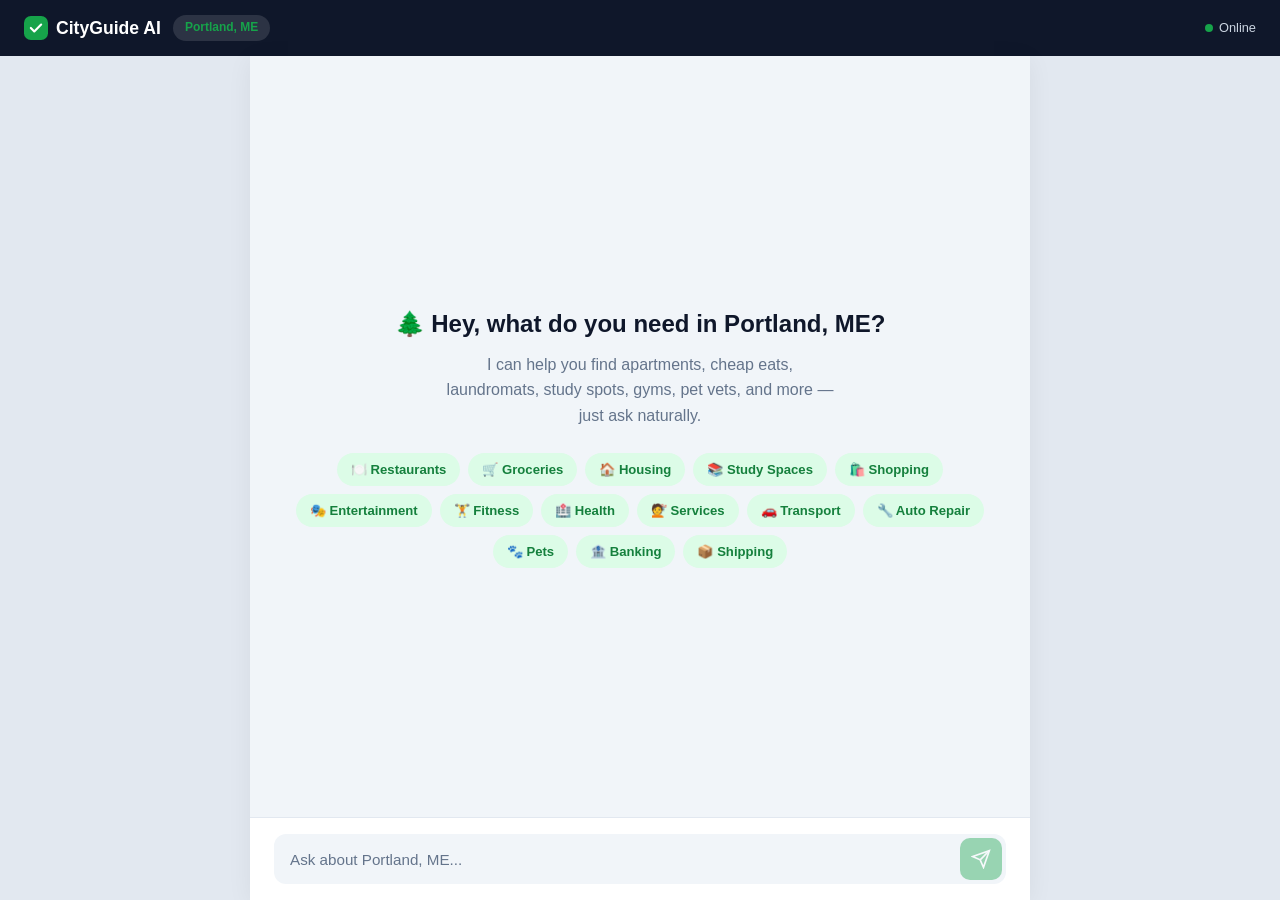
<file: templates/index.html>
<!DOCTYPE html>
<html lang="en">
<head>
  <meta charset="UTF-8">
  <meta name="viewport" content="width=device-width, initial-scale=1.0">
  <title>CityGuide AI — Portland, ME</title>
  <style>
    /* ── Reset & Base ────────────────────────────────── */
    *, *::before, *::after { margin: 0; padding: 0; box-sizing: border-box; }

    :root {
      --green: #16a34a;
      --green-dark: #15803d;
      --green-light: #dcfce7;
      --green-50: #f0fdf4;
      --slate-900: #0f172a;
      --slate-700: #334155;
      --slate-500: #64748b;
      --slate-300: #cbd5e1;
      --slate-200: #e2e8f0;
      --slate-100: #f1f5f9;
      --white: #ffffff;
      --radius: 12px;
      --shadow: 0 4px 24px rgba(0,0,0,0.06);
    }

    body {
      font-family: -apple-system, BlinkMacSystemFont, 'Segoe UI', Roboto, sans-serif;
      color: var(--slate-900);
      line-height: 1.6;
      background: var(--slate-100);
      height: 100vh;
      display: flex;
      flex-direction: column;
    }

    /* ── Top Bar ──────────────────────────────────────── */
    .topbar {
      background: var(--slate-900);
      color: var(--white);
      padding: 14px 24px;
      display: flex;
      align-items: center;
      gap: 12px;
      flex-shrink: 0;
    }

    .topbar-logo {
      display: flex; align-items: center; gap: 8px;
      font-weight: 800; font-size: 1.1rem;
    }

    .topbar-logo svg { flex-shrink: 0; }

    .topbar-badge {
      background: rgba(255,255,255,0.12);
      border-radius: 999px;
      padding: 3px 12px;
      font-size: 0.75rem;
      font-weight: 600;
      color: var(--green);
    }

    .topbar-status {
      margin-left: auto;
      display: flex; align-items: center; gap: 6px;
      font-size: 0.8rem;
      color: var(--slate-300);
    }

    .topbar-status .dot {
      width: 8px; height: 8px; border-radius: 50%;
      background: var(--green);
    }

    /* ── Chat Container ───────────────────────────────── */
    .chat-wrap {
      flex: 1;
      display: flex;
      flex-direction: column;
      max-width: 780px;
      width: 100%;
      margin: 0 auto;
      overflow: hidden;
    }

    /* ── Messages ─────────────────────────────────────── */
    .messages {
      flex: 1;
      overflow-y: auto;
      padding: 24px;
      display: flex;
      flex-direction: column;
      gap: 16px;
    }

    .msg {
      display: flex;
      gap: 10px;
      max-width: 85%;
      animation: fadeIn 0.2s ease;
    }

    @keyframes fadeIn {
      from { opacity: 0; transform: translateY(8px); }
      to { opacity: 1; transform: translateY(0); }
    }

    .msg.user { align-self: flex-end; flex-direction: row-reverse; }

    .msg-avatar {
      width: 32px; height: 32px; border-radius: 50%;
      display: flex; align-items: center; justify-content: center;
      flex-shrink: 0;
      font-size: 0.85rem; font-weight: 700;
    }

    .msg.bot .msg-avatar {
      background: var(--green);
      color: var(--white);
    }

    .msg.user .msg-avatar {
      background: var(--slate-200);
      color: var(--slate-700);
    }

    .msg-bubble {
      padding: 12px 16px;
      border-radius: 16px;
      font-size: 0.92rem;
      line-height: 1.55;
    }

    .msg.bot .msg-bubble {
      background: var(--white);
      border: 1px solid var(--slate-200);
      border-top-left-radius: 4px;
    }

    .msg.user .msg-bubble {
      background: var(--green);
      color: var(--white);
      border-top-right-radius: 4px;
    }

    /* Typing indicator */
    .typing {
      display: flex; gap: 4px; padding: 8px 0;
    }

    .typing span {
      width: 8px; height: 8px; border-radius: 50%;
      background: var(--slate-300);
      animation: bounce 1.4s infinite;
    }

    .typing span:nth-child(2) { animation-delay: 0.2s; }
    .typing span:nth-child(3) { animation-delay: 0.4s; }

    @keyframes bounce {
      0%, 60%, 100% { transform: translateY(0); }
      30% { transform: translateY(-6px); }
    }

    /* ── Suggestions ──────────────────────────────────── */
    .suggestions {
      padding: 0 24px 12px;
      display: flex;
      flex-wrap: wrap;
      gap: 8px;
    }

    .suggestion {
      background: var(--white);
      border: 1px solid var(--slate-200);
      border-radius: 999px;
      padding: 8px 16px;
      font-size: 0.82rem;
      font-weight: 500;
      cursor: pointer;
      transition: all 0.15s;
      color: var(--slate-700);
    }

    .suggestion:hover {
      background: var(--green-light);
      border-color: var(--green);
      color: var(--green-dark);
    }

    /* ── Input ────────────────────────────────────────── */
    .input-bar {
      padding: 16px 24px;
      background: var(--white);
      border-top: 1px solid var(--slate-200);
      flex-shrink: 0;
    }

    .input-row {
      display: flex;
      align-items: center;
      gap: 12px;
      background: var(--slate-100);
      border-radius: 12px;
      padding: 4px 4px 4px 16px;
    }

    .input-row input {
      flex: 1;
      border: none;
      outline: none;
      background: transparent;
      font-size: 0.95rem;
      color: var(--slate-900);
    }

    .input-row input::placeholder { color: var(--slate-500); }

    .send-btn {
      background: var(--green);
      border: none;
      border-radius: 10px;
      width: 42px; height: 42px;
      display: flex; align-items: center; justify-content: center;
      cursor: pointer;
      transition: background 0.15s;
      flex-shrink: 0;
    }

    .send-btn:hover { background: var(--green-dark); }
    .send-btn:disabled { opacity: 0.4; cursor: not-allowed; }

    /* ── Welcome ──────────────────────────────────────── */
    .welcome {
      text-align: center;
      padding: 40px 24px;
      flex: 1;
      display: flex;
      flex-direction: column;
      align-items: center;
      justify-content: center;
    }

    .welcome h2 {
      font-size: 1.5rem;
      font-weight: 800;
      margin-bottom: 8px;
    }

    .welcome p {
      color: var(--slate-500);
      max-width: 400px;
      margin-bottom: 24px;
    }

    .welcome .cat-tags {
      display: flex;
      flex-wrap: wrap;
      justify-content: center;
      gap: 8px;
    }

    .cat-tag {
      background: var(--green-light);
      color: var(--green-dark);
      padding: 6px 14px;
      border-radius: 999px;
      font-size: 0.82rem;
      font-weight: 600;
    }

    /* ── Responsive ──────────────────────────────────── */
    @media (min-width: 780px) {
      body { background: var(--slate-200); }
      .chat-wrap { box-shadow: var(--shadow); background: var(--slate-100); }
    }

  </style>
</head>
<body>

  <!-- ── Top Bar ──────────────────────────────────────── -->
  <div class="topbar">
    <div class="topbar-logo">
      <svg width="24" height="24" viewBox="0 0 28 28" fill="none">
        <rect width="28" height="28" rx="8" fill="#16a34a"/>
        <path d="M8 14L12 18L20 10" stroke="white" stroke-width="2.5" stroke-linecap="round" stroke-linejoin="round"/>
      </svg>
      CityGuide AI
    </div>
    <span class="topbar-badge">Portland, ME</span>
    <div class="topbar-status">
      <span class="dot"></span>
      Online
    </div>
  </div>

  <!-- ── Chat ──────────────────────────────────────────── -->
  <div class="chat-wrap">

    <!-- Welcome (hidden when chatting starts) -->
    <div class="welcome" id="welcome">
      <h2>🌲 Hey, what do you need in Portland, ME?</h2>
      <p>I can help you find apartments, cheap eats, laundromats, study spots, gyms, pet vets, and more — just ask naturally.</p>
      <div class="cat-tags">
        <span class="cat-tag">🍽️ Restaurants</span>
        <span class="cat-tag">🛒 Groceries</span>
        <span class="cat-tag">🏠 Housing</span>
        <span class="cat-tag">📚 Study Spaces</span>
        <span class="cat-tag">🛍️ Shopping</span>
        <span class="cat-tag">🎭 Entertainment</span>
        <span class="cat-tag">🏋️ Fitness</span>
        <span class="cat-tag">🏥 Health</span>
        <span class="cat-tag">💇 Services</span>
        <span class="cat-tag">🚗 Transport</span>
        <span class="cat-tag">🔧 Auto Repair</span>
        <span class="cat-tag">🐾 Pets</span>
        <span class="cat-tag">🏦 Banking</span>
        <span class="cat-tag">📦 Shipping</span>
      </div>
    </div>

    <!-- Messages (hidden until first message) -->
    <div class="messages" id="messages" style="display:none;"></div>

    <!-- Suggestion chips -->
    <div class="suggestions" id="suggestions" style="display:none;">
      <span class="suggestion" data-q="Where can I find cheap apartments or sublets?">Cheap apartments</span>
      <span class="suggestion" data-q="Best late night food spots?">Late night food</span>
      <span class="suggestion" data-q="Where are good study spots or libraries?">Study spots</span>
      <span class="suggestion" data-q="I need a laundromat nearby">Laundromats</span>
      <span class="suggestion" data-q="Best cheap gyms in Portland?">Cheap gyms</span>
      <span class="suggestion" data-q="Where can I find thrift stores?">Thrift stores</span>
      <span class="suggestion" data-q="Good coffee shops for studying?">Coffee for studying</span>
      <span class="suggestion" data-q="Where's a good vet or pet store?">Pet services</span>
      <span class="suggestion" data-q="Best cheap eats under $15?">Cheap eats</span>
      <span class="suggestion" data-q="Nearby ATMs or credit unions?">ATMs & banks</span>
    </div>

    <!-- Input -->
    <div class="input-bar">
      <form class="input-row" id="chatForm">
        <input type="text" id="msgInput" placeholder="Ask about Portland, ME..." autocomplete="off" />
        <button type="submit" class="send-btn" id="sendBtn" disabled>
          <svg width="20" height="20" fill="none" stroke="white" stroke-width="2" viewBox="0 0 24 24">
            <path d="M22 2L11 13"/><path d="M22 2L15 22L11 13L2 9L22 2z"/>
          </svg>
        </button>
      </form>
    </div>

  </div>

  <script>
    const welcome = document.getElementById('welcome');
    const messages = document.getElementById('messages');
    const suggestions = document.getElementById('suggestions');
    const form = document.getElementById('chatForm');
    const input = document.getElementById('msgInput');
    const sendBtn = document.getElementById('sendBtn');

    let firstMessage = true;

    // ── Toggle send button ────────────────────────────────
    input.addEventListener('input', () => {
      sendBtn.disabled = input.value.trim() === '';
    });

    // ── Suggestion clicks ────────────────────────────────
    document.querySelectorAll('.suggestion').forEach(s => {
      s.addEventListener('click', () => {
        input.value = s.dataset.q;
        sendBtn.disabled = false;
        sendMessage();
      });
    });

    // ── Send message ──────────────────────────────────────
    form.addEventListener('submit', e => {
      e.preventDefault();
      sendMessage();
    });

    async function sendMessage() {
      const text = input.value.trim();
      if (!text) return;

      // Hide welcome, show chat UI
      if (firstMessage) {
        welcome.style.display = 'none';
        messages.style.display = 'flex';
        suggestions.style.display = 'flex';
        firstMessage = false;
      }

      // Add user message
      appendMessage('user', text);
      input.value = '';
      sendBtn.disabled = true;
      input.disabled = true;

      // Show typing indicator
      const typingEl = appendTyping();

      try {
        const res = await fetch('/chat', {
          method: 'POST',
          headers: { 'Content-Type': 'application/json' },
          body: JSON.stringify({ message: text }),
        });

        typingEl.remove();

        if (!res.ok) {
          const err = await res.json();
          appendMessage('bot', err.error || 'Something went wrong. Try again.');
          return;
        }

        const data = await res.json();
        appendMessage('bot', data.reply);
      } catch (e) {
        typingEl.remove();
        appendMessage('bot', "⚠️ Couldn't connect to the server. Make sure it's running locally.");
      }

      input.disabled = false;
      input.focus();
    }

    // ── DOM helpers ───────────────────────────────────────
    function appendMessage(role, text) {
      const div = document.createElement('div');
      div.className = `msg ${role}`;
      div.innerHTML = `
        <div class="msg-avatar">${role === 'bot' ? '🌲' : '👤'}</div>
        <div class="msg-bubble">${escapeHtml(text)}</div>
      `;
      messages.appendChild(div);
      messages.scrollTop = messages.scrollHeight;
    }

    function appendTyping() {
      const div = document.createElement('div');
      div.className = 'msg bot';
      div.innerHTML = `
        <div class="msg-avatar">🌲</div>
        <div class="msg-bubble">
          <div class="typing"><span></span><span></span><span></span></div>
        </div>
      `;
      messages.appendChild(div);
      messages.scrollTop = messages.scrollHeight;
      return div;
    }

    function escapeHtml(text) {
      const el = document.createElement('span');
      el.textContent = text;
      return el.innerHTML.replace(/\n/g, '<br>');
    }

    // Focus input on load
    input.focus();
  </script>

</body>
</html>
</file>
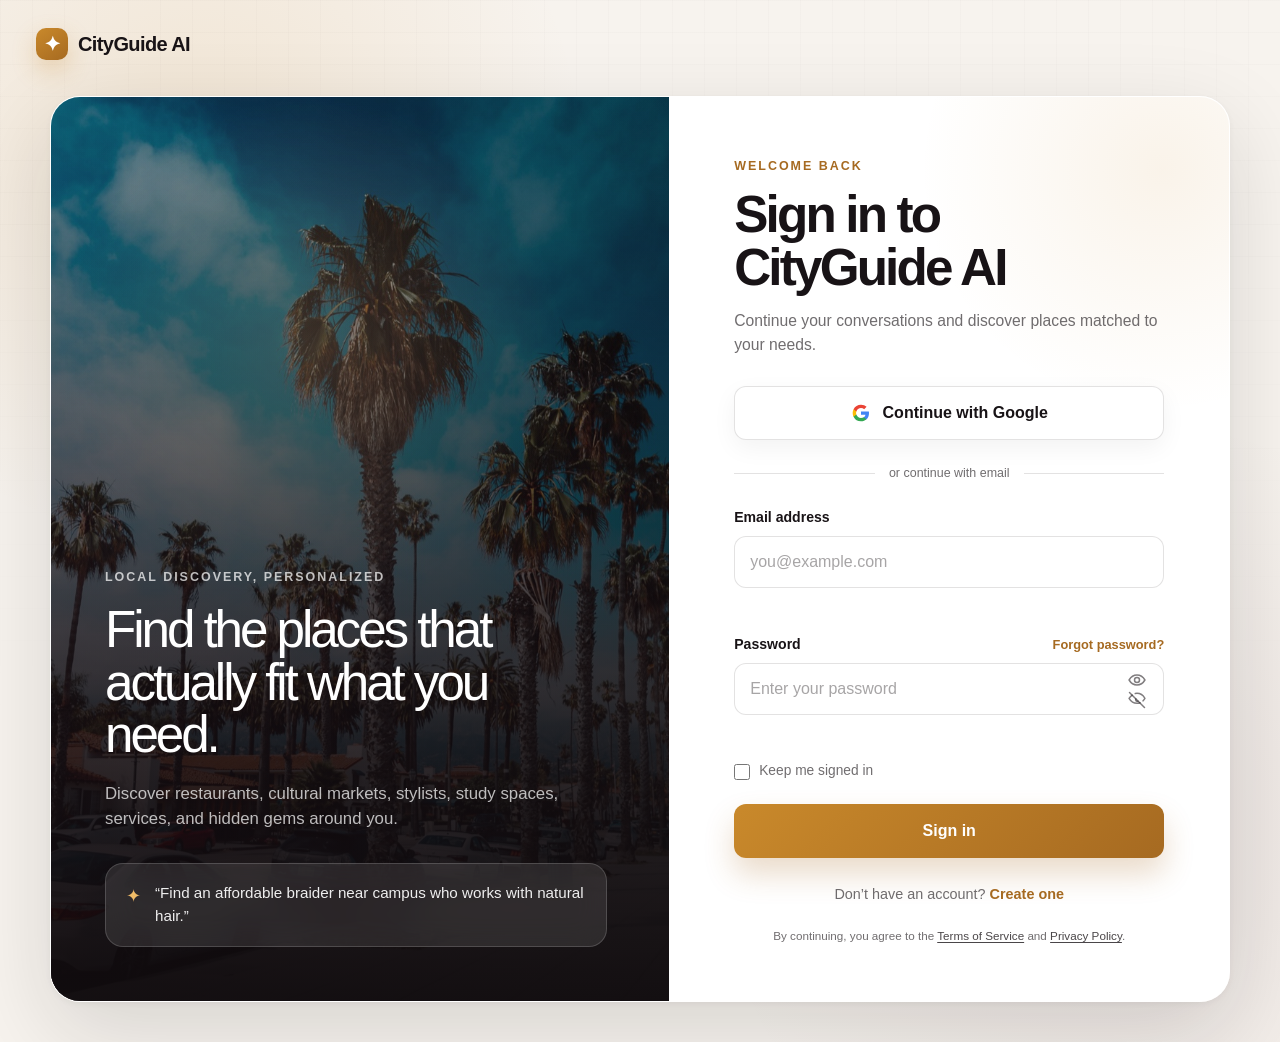
<file: login.html>
<!DOCTYPE html>
<html lang="en">
<head>
  <meta charset="UTF-8" />
  <meta name="viewport" content="width=device-width, initial-scale=1.0" />

  <meta
    name="description"
    content="Sign in to CityGuide AI and continue discovering local places, services, and hidden gems."
  />

  <title>Sign In — CityGuide AI</title>

  <link rel="preload" as="image" href="src/images/hero_img.jpg" />
  <link rel="stylesheet" href="src/css/auth.css" />
</head>

<body class="auth-page">
  <header class="auth-header">
    <a
      href="index.html"
      class="auth-logo"
      aria-label="Return to the CityGuide AI homepage"
    >
      <span class="auth-logo-mark" aria-hidden="true">✦</span>
      <span>CityGuide AI</span>
    </a>
  </header>

  <main class="auth-main">
    <section class="auth-shell" aria-labelledby="login-title">
      <div class="auth-visual" aria-hidden="true">
        <div class="auth-visual-overlay"></div>

        <div class="auth-visual-content">
          <span class="auth-eyebrow">Local discovery, personalized</span>

          <h2>
            Find the places that actually fit what you need.
          </h2>

          <p>
            Discover restaurants, cultural markets, stylists, study spaces,
            services, and hidden gems around you.
          </p>

          <div class="auth-visual-prompt">
            <span class="auth-visual-icon">✦</span>
            <p>
              “Find an affordable braider near campus who works with natural hair.”
            </p>
          </div>
        </div>
      </div>

      <div class="auth-panel">
        <div class="auth-panel-content">
          <div class="auth-heading">
            <span class="auth-kicker">Welcome back</span>

            <h1 id="login-title">Sign in to CityGuide AI</h1>

            <p>
              Continue your conversations and discover places matched to your needs.
            </p>
          </div>

          <button
            type="button"
            class="auth-provider-button"
            data-auth-provider="google"
          >
            <span class="google-icon" aria-hidden="true">
              <svg viewBox="0 0 24 24" role="img">
                <path
                  fill="#4285F4"
                  d="M21.6 12.227c0-.709-.064-1.391-.182-2.045H12v3.868h5.382a4.6 4.6 0 0 1-1.995 3.018v2.509h3.227c1.889-1.74 2.986-4.304 2.986-7.35Z"
                />
                <path
                  fill="#34A853"
                  d="M12 22c2.7 0 4.964-.895 6.614-2.423l-3.227-2.509c-.895.6-2.041.955-3.387.955-2.605 0-4.809-1.759-5.6-4.123H3.064v2.591A9.998 9.998 0 0 0 12 22Z"
                />
                <path
                  fill="#FBBC05"
                  d="M6.4 13.9A6.02 6.02 0 0 1 6.082 12c0-.659.114-1.3.318-1.9V7.509H3.064A10 10 0 0 0 2 12c0 1.614.386 3.141 1.064 4.491L6.4 13.9Z"
                />
                <path
                  fill="#EA4335"
                  d="M12 5.977c1.468 0 2.786.505 3.823 1.496l2.873-2.873C16.959 2.982 14.695 2 12 2a9.998 9.998 0 0 0-8.936 5.509L6.4 10.1c.791-2.364 2.995-4.123 5.6-4.123Z"
                />
              </svg>
            </span>

            <span>Continue with Google</span>
          </button>

          <div class="auth-divider" aria-hidden="true">
            <span></span>
            <p>or continue with email</p>
            <span></span>
          </div>

          <form class="auth-form" action="#" method="post" novalidate data-auth-form="login">
            <div class="form-field">
              <label for="email">Email address</label>

              <input
                type="email"
                id="email"
                name="email"
                autocomplete="email"
                inputmode="email"
                placeholder="you@example.com"
                required
              />

              <p class="field-error" id="email-error" aria-live="polite"></p>
            </div>

            <div class="form-field">
              <div class="field-label-row">
                <label for="password">Password</label>

                <a href="#" class="forgot-password-link">
                  Forgot password?
                </a>
              </div>

              <div class="password-field">
                <input
                  type="password"
                  id="password"
                  name="password"
                  autocomplete="current-password"
                  placeholder="Enter your password"
                  minlength="8"
                  required
                />

                <button
                  type="button"
                  class="password-toggle"
                  aria-label="Show password"
                  aria-pressed="false"
                  data-password-toggle
                >
                  <svg
                    class="password-icon password-icon-show"
                    viewBox="0 0 24 24"
                    aria-hidden="true"
                  >
                    <path
                      d="M2.5 12s3.5-6 9.5-6 9.5 6 9.5 6-3.5 6-9.5 6-9.5-6-9.5-6Z"
                    />
                    <circle cx="12" cy="12" r="3" />
                  </svg>

                  <svg
                    class="password-icon password-icon-hide"
                    viewBox="0 0 24 24"
                    aria-hidden="true"
                    hidden
                  >
                    <path d="m3 3 18 18" />
                    <path d="M10.6 10.7a2 2 0 0 0 2.7 2.7" />
                    <path d="M9.9 4.2A10.8 10.8 0 0 1 12 4c6 0 9.5 6 9.5 6a16.5 16.5 0 0 1-2.2 3" />
                    <path d="M6.2 6.2C3.8 8 2.5 10 2.5 10s3.5 6 9.5 6a9.8 9.8 0 0 0 3.7-.7" />
                  </svg>
                </button>
              </div>

              <p class="field-error" id="password-error" aria-live="polite"></p>
            </div>

            <div class="auth-form-options">
              <label class="remember-option">
                <input type="checkbox" name="remember" />
                <span>Keep me signed in</span>
              </label>
            </div>

            <div
              class="form-message"
              role="status"
              aria-live="polite"
              hidden
            ></div>

            <button type="submit" class="auth-submit-button">
              <span>Sign in</span>
            </button>
          </form>

          <p class="auth-switch">
            Don’t have an account?
            <a href="signup.html">Create one</a>
          </p>

          <p class="auth-legal">
            By continuing, you agree to the
            <a href="terms.html">Terms of Service</a>
            and
            <a href="privacy.html">Privacy Policy</a>.
          </p>
        </div>
      </div>
    </section>
  </main>

  <script src="src/js/auth.js" defer></script>
</body>
</html>
</file>
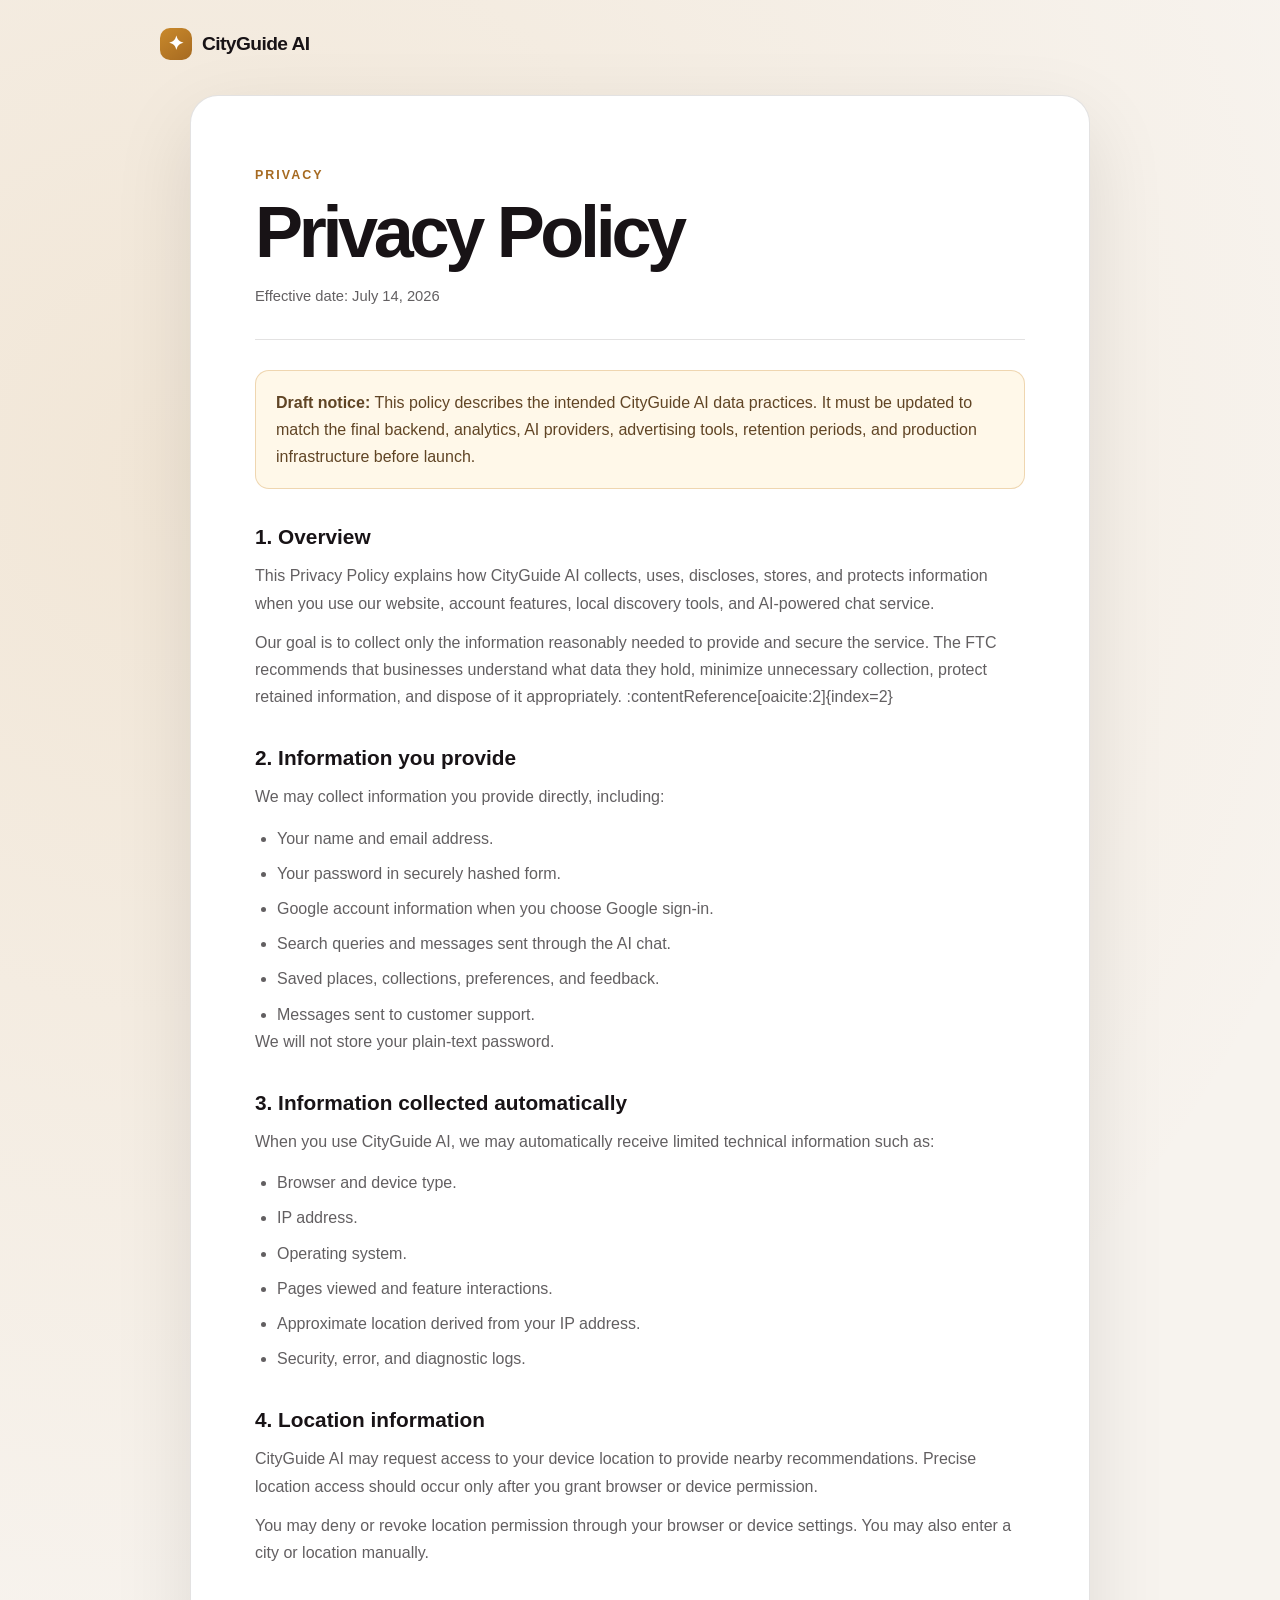
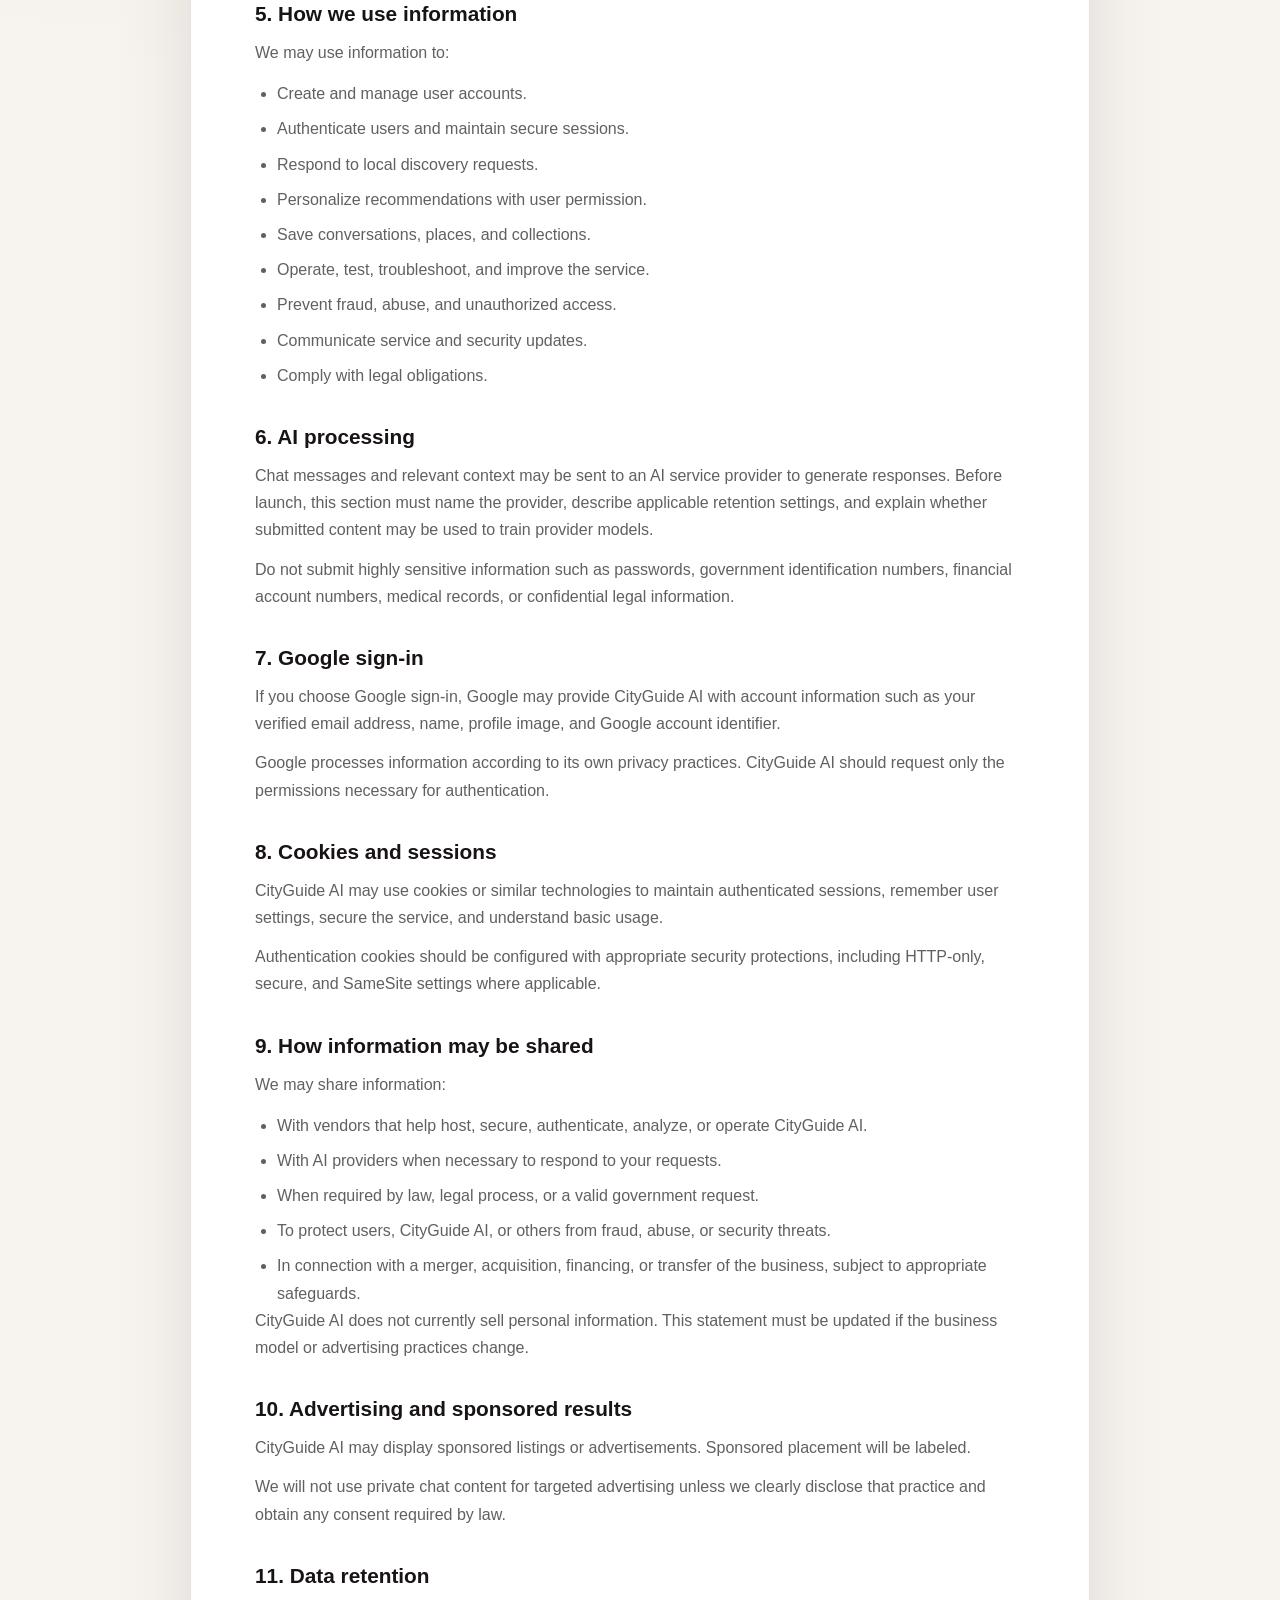
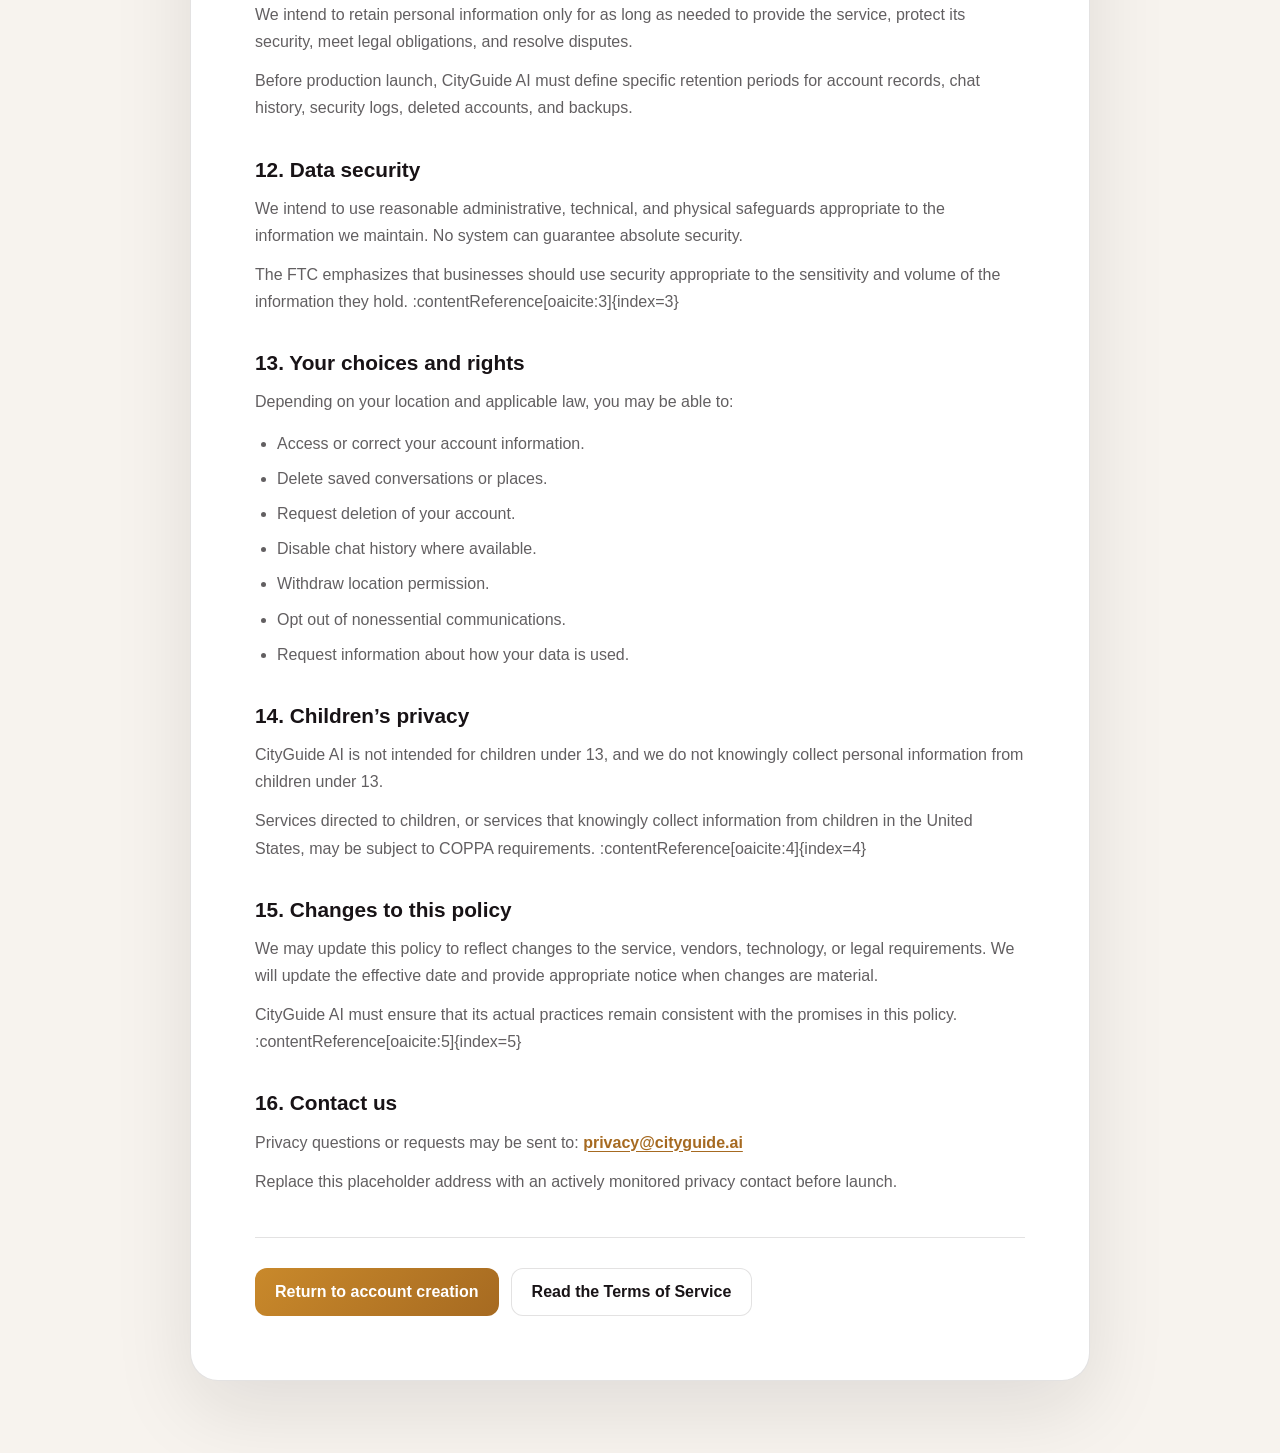
<file: privacy.html>
<!DOCTYPE html>
<html lang="en">
<head>
  <meta charset="UTF-8" />
  <meta name="viewport" content="width=device-width, initial-scale=1.0" />

  <meta
    name="description"
    content="Privacy Policy for CityGuide AI."
  />

  <title>Privacy Policy — CityGuide AI</title>

  <link rel="stylesheet" href="src/css/legal.css" />
</head>

<body>
  <header class="legal-header">
    <a
      href="index.html"
      class="legal-logo"
      aria-label="Return to the CityGuide AI homepage"
    >
      <span class="legal-logo-mark" aria-hidden="true">✦</span>
      <span>CityGuide AI</span>
    </a>
  </header>

  <main class="legal-main">
    <article class="legal-document">
      <div class="legal-heading">
        <span class="legal-kicker">Privacy</span>
        <h1>Privacy Policy</h1>
        <p class="legal-effective-date">
          Effective date: July 14, 2026
        </p>
      </div>

      <div class="legal-notice">
        <strong>Draft notice:</strong>
        This policy describes the intended CityGuide AI data practices. It
        must be updated to match the final backend, analytics, AI providers,
        advertising tools, retention periods, and production infrastructure
        before launch.
      </div>

      <section>
        <h2>1. Overview</h2>
        <p>
          This Privacy Policy explains how CityGuide AI collects, uses,
          discloses, stores, and protects information when you use our website,
          account features, local discovery tools, and AI-powered chat service.
        </p>
        <p>
          Our goal is to collect only the information reasonably needed to
          provide and secure the service. The FTC recommends that businesses
          understand what data they hold, minimize unnecessary collection,
          protect retained information, and dispose of it appropriately.
          :contentReference[oaicite:2]{index=2}
        </p>
      </section>

      <section>
        <h2>2. Information you provide</h2>
        <p>We may collect information you provide directly, including:</p>

        <ul>
          <li>Your name and email address.</li>
          <li>Your password in securely hashed form.</li>
          <li>Google account information when you choose Google sign-in.</li>
          <li>Search queries and messages sent through the AI chat.</li>
          <li>Saved places, collections, preferences, and feedback.</li>
          <li>Messages sent to customer support.</li>
        </ul>

        <p>
          We will not store your plain-text password.
        </p>
      </section>

      <section>
        <h2>3. Information collected automatically</h2>
        <p>
          When you use CityGuide AI, we may automatically receive limited
          technical information such as:
        </p>

        <ul>
          <li>Browser and device type.</li>
          <li>IP address.</li>
          <li>Operating system.</li>
          <li>Pages viewed and feature interactions.</li>
          <li>Approximate location derived from your IP address.</li>
          <li>Security, error, and diagnostic logs.</li>
        </ul>
      </section>

      <section>
        <h2>4. Location information</h2>
        <p>
          CityGuide AI may request access to your device location to provide
          nearby recommendations. Precise location access should occur only
          after you grant browser or device permission.
        </p>
        <p>
          You may deny or revoke location permission through your browser or
          device settings. You may also enter a city or location manually.
        </p>
      </section>

      <section>
        <h2>5. How we use information</h2>
        <p>We may use information to:</p>

        <ul>
          <li>Create and manage user accounts.</li>
          <li>Authenticate users and maintain secure sessions.</li>
          <li>Respond to local discovery requests.</li>
          <li>Personalize recommendations with user permission.</li>
          <li>Save conversations, places, and collections.</li>
          <li>Operate, test, troubleshoot, and improve the service.</li>
          <li>Prevent fraud, abuse, and unauthorized access.</li>
          <li>Communicate service and security updates.</li>
          <li>Comply with legal obligations.</li>
        </ul>
      </section>

      <section>
        <h2>6. AI processing</h2>
        <p>
          Chat messages and relevant context may be sent to an AI service
          provider to generate responses. Before launch, this section must name
          the provider, describe applicable retention settings, and explain
          whether submitted content may be used to train provider models.
        </p>
        <p>
          Do not submit highly sensitive information such as passwords,
          government identification numbers, financial account numbers,
          medical records, or confidential legal information.
        </p>
      </section>

      <section>
        <h2>7. Google sign-in</h2>
        <p>
          If you choose Google sign-in, Google may provide CityGuide AI with
          account information such as your verified email address, name,
          profile image, and Google account identifier.
        </p>
        <p>
          Google processes information according to its own privacy practices.
          CityGuide AI should request only the permissions necessary for
          authentication.
        </p>
      </section>

      <section>
        <h2>8. Cookies and sessions</h2>
        <p>
          CityGuide AI may use cookies or similar technologies to maintain
          authenticated sessions, remember user settings, secure the service,
          and understand basic usage.
        </p>
        <p>
          Authentication cookies should be configured with appropriate
          security protections, including HTTP-only, secure, and SameSite
          settings where applicable.
        </p>
      </section>

      <section>
        <h2>9. How information may be shared</h2>
        <p>We may share information:</p>

        <ul>
          <li>
            With vendors that help host, secure, authenticate, analyze, or
            operate CityGuide AI.
          </li>
          <li>
            With AI providers when necessary to respond to your requests.
          </li>
          <li>
            When required by law, legal process, or a valid government request.
          </li>
          <li>
            To protect users, CityGuide AI, or others from fraud, abuse, or
            security threats.
          </li>
          <li>
            In connection with a merger, acquisition, financing, or transfer
            of the business, subject to appropriate safeguards.
          </li>
        </ul>

        <p>
          CityGuide AI does not currently sell personal information. This
          statement must be updated if the business model or advertising
          practices change.
        </p>
      </section>

      <section>
        <h2>10. Advertising and sponsored results</h2>
        <p>
          CityGuide AI may display sponsored listings or advertisements.
          Sponsored placement will be labeled.
        </p>
        <p>
          We will not use private chat content for targeted advertising unless
          we clearly disclose that practice and obtain any consent required by
          law.
        </p>
      </section>

      <section>
        <h2>11. Data retention</h2>
        <p>
          We intend to retain personal information only for as long as needed
          to provide the service, protect its security, meet legal obligations,
          and resolve disputes.
        </p>
        <p>
          Before production launch, CityGuide AI must define specific retention
          periods for account records, chat history, security logs, deleted
          accounts, and backups.
        </p>
      </section>

      <section>
        <h2>12. Data security</h2>
        <p>
          We intend to use reasonable administrative, technical, and physical
          safeguards appropriate to the information we maintain. No system can
          guarantee absolute security.
        </p>
        <p>
          The FTC emphasizes that businesses should use security appropriate
          to the sensitivity and volume of the information they hold.
          :contentReference[oaicite:3]{index=3}
        </p>
      </section>

      <section>
        <h2>13. Your choices and rights</h2>
        <p>
          Depending on your location and applicable law, you may be able to:
        </p>

        <ul>
          <li>Access or correct your account information.</li>
          <li>Delete saved conversations or places.</li>
          <li>Request deletion of your account.</li>
          <li>Disable chat history where available.</li>
          <li>Withdraw location permission.</li>
          <li>Opt out of nonessential communications.</li>
          <li>Request information about how your data is used.</li>
        </ul>
      </section>

      <section>
        <h2>14. Children’s privacy</h2>
        <p>
          CityGuide AI is not intended for children under 13, and we do not
          knowingly collect personal information from children under 13.
        </p>
        <p>
          Services directed to children, or services that knowingly collect
          information from children in the United States, may be subject to
          COPPA requirements. :contentReference[oaicite:4]{index=4}
        </p>
      </section>

      <section>
        <h2>15. Changes to this policy</h2>
        <p>
          We may update this policy to reflect changes to the service, vendors,
          technology, or legal requirements. We will update the effective date
          and provide appropriate notice when changes are material.
        </p>
        <p>
          CityGuide AI must ensure that its actual practices remain consistent
          with the promises in this policy. :contentReference[oaicite:5]{index=5}
        </p>
      </section>

      <section>
        <h2>16. Contact us</h2>
        <p>
          Privacy questions or requests may be sent to:
          <a href="mailto:privacy@cityguide.ai">privacy@cityguide.ai</a>
        </p>
        <p>
          Replace this placeholder address with an actively monitored privacy
          contact before launch.
        </p>
      </section>

      <div class="legal-actions">
        <a href="signup.html" class="legal-primary-link">
          Return to account creation
        </a>

        <a href="terms.html" class="legal-secondary-link">
          Read the Terms of Service
        </a>
      </div>
    </article>
  </main>
</body>
</html>
</file>
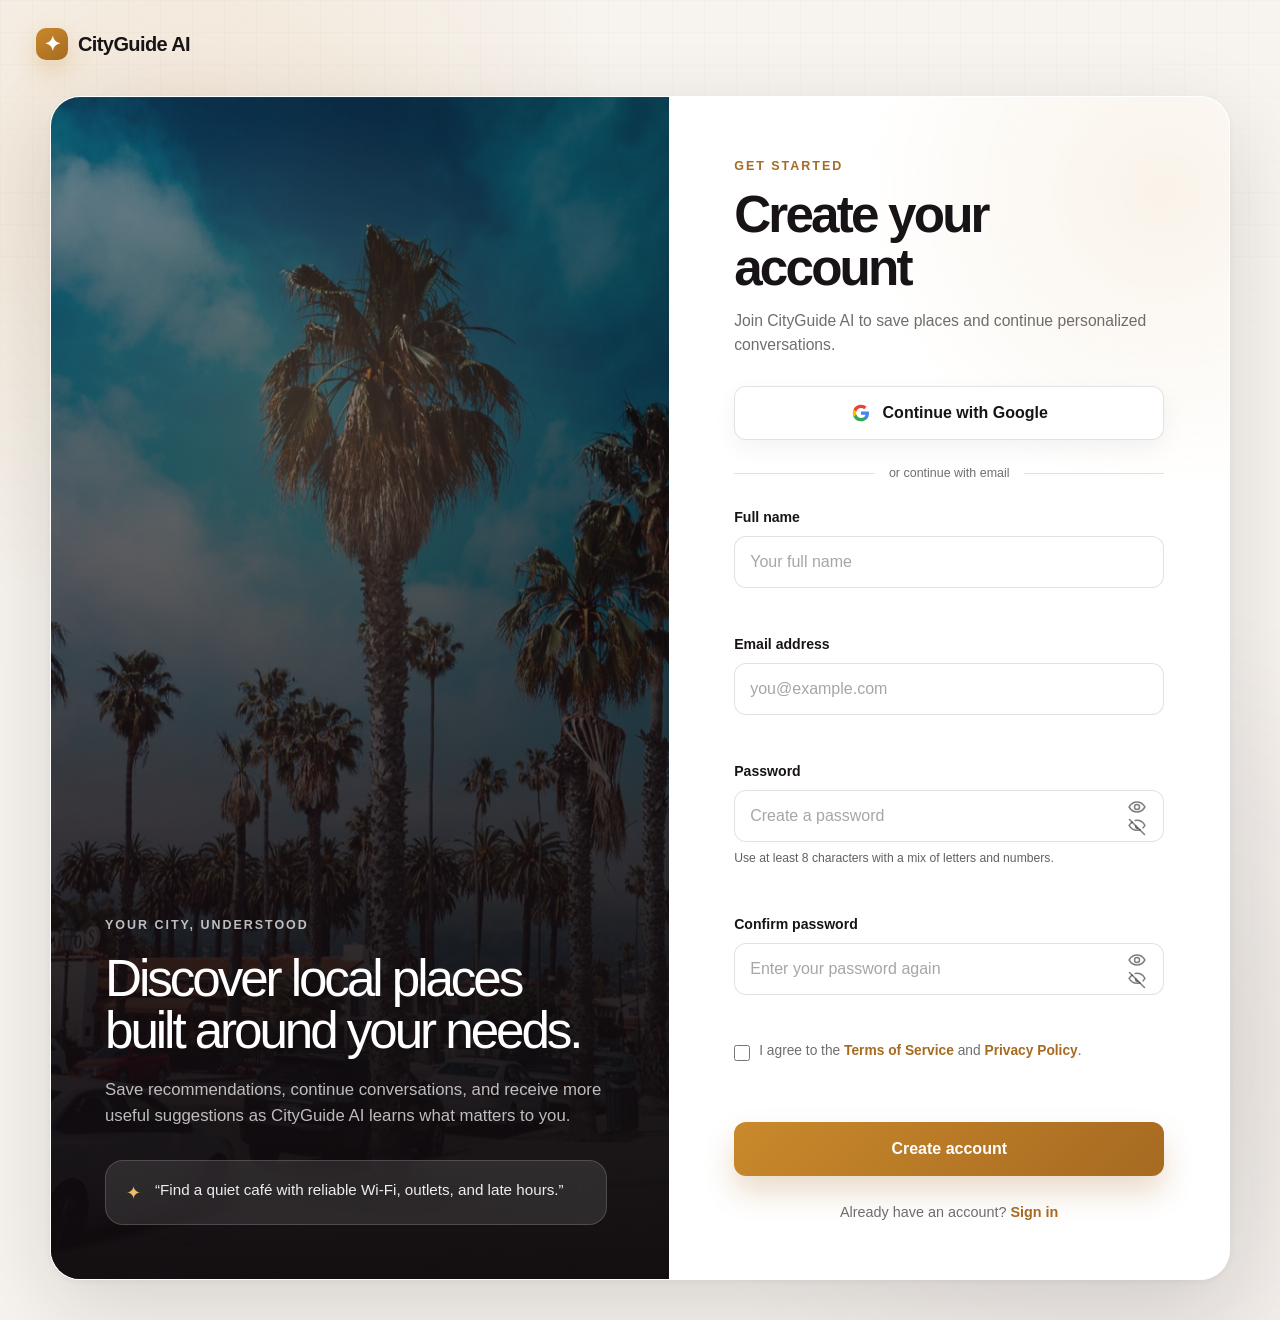
<file: signup.html>
<!DOCTYPE html>
<html lang="en">
<head>
  <meta charset="UTF-8" />
  <meta name="viewport" content="width=device-width, initial-scale=1.0" />

  <meta
    name="description"
    content="Create your CityGuide AI account and start discovering local places, services, and hidden gems."
  />

  <title>Create Account — CityGuide AI</title>

  <link rel="preload" as="image" href="src/images/hero_img.jpg" />
  <link rel="stylesheet" href="src/css/auth.css" />
</head>

<body class="auth-page">
  <header class="auth-header">
    <a
      href="index.html"
      class="auth-logo"
      aria-label="Return to the CityGuide AI homepage"
    >
      <span class="auth-logo-mark" aria-hidden="true">✦</span>
      <span>CityGuide AI</span>
    </a>
  </header>

  <main class="auth-main">
    <section class="auth-shell" aria-labelledby="signup-title">
      <div class="auth-visual" aria-hidden="true">
        <div class="auth-visual-overlay"></div>

        <div class="auth-visual-content">
          <span class="auth-eyebrow">Your city, understood</span>

          <h2>
            Discover local places built around your needs.
          </h2>

          <p>
            Save recommendations, continue conversations, and receive more
            useful suggestions as CityGuide AI learns what matters to you.
          </p>

          <div class="auth-visual-prompt">
            <span class="auth-visual-icon">✦</span>
            <p>
              “Find a quiet café with reliable Wi-Fi, outlets, and late hours.”
            </p>
          </div>
        </div>
      </div>

      <div class="auth-panel">
        <div class="auth-panel-content">
          <div class="auth-heading">
            <span class="auth-kicker">Get started</span>

            <h1 id="signup-title">Create your account</h1>

            <p>
              Join CityGuide AI to save places and continue personalized
              conversations.
            </p>
          </div>

          <button
            type="button"
            class="auth-provider-button"
            data-auth-provider="google"
          >
            <span class="google-icon" aria-hidden="true">
              <svg viewBox="0 0 24 24">
                <path
                  fill="#4285F4"
                  d="M21.6 12.227c0-.709-.064-1.391-.182-2.045H12v3.868h5.382a4.6 4.6 0 0 1-1.995 3.018v2.509h3.227c1.889-1.74 2.986-4.304 2.986-7.35Z"
                />
                <path
                  fill="#34A853"
                  d="M12 22c2.7 0 4.964-.895 6.614-2.423l-3.227-2.509c-.895.6-2.041.955-3.387.955-2.605 0-4.809-1.759-5.6-4.123H3.064v2.591A9.998 9.998 0 0 0 12 22Z"
                />
                <path
                  fill="#FBBC05"
                  d="M6.4 13.9A6.02 6.02 0 0 1 6.082 12c0-.659.114-1.3.318-1.9V7.509H3.064A10 10 0 0 0 2 12c0 1.614.386 3.141 1.064 4.491L6.4 13.9Z"
                />
                <path
                  fill="#EA4335"
                  d="M12 5.977c1.468 0 2.786.505 3.823 1.496l2.873-2.873C16.959 2.982 14.695 2 12 2a9.998 9.998 0 0 0-8.936 5.509L6.4 10.1c.791-2.364 2.995-4.123 5.6-4.123Z"
                />
              </svg>
            </span>

            <span>Continue with Google</span>
          </button>

          <div class="auth-divider" aria-hidden="true">
            <span></span>
            <p>or continue with email</p>
            <span></span>
          </div>

          <form class="auth-form" action="#" method="post" novalidate data-auth-form="signup">
            <div class="form-field">
              <label for="display-name">Full name</label>

              <input
                type="text"
                id="display-name"
                name="displayName"
                autocomplete="name"
                placeholder="Your full name"
                minlength="2"
                maxlength="80"
                required
              />

              <p
                class="field-error"
                id="display-name-error"
                aria-live="polite"
              ></p>
            </div>

            <div class="form-field">
              <label for="email">Email address</label>

              <input
                type="email"
                id="email"
                name="email"
                autocomplete="email"
                inputmode="email"
                placeholder="you@example.com"
                required
              />

              <p class="field-error" id="email-error" aria-live="polite"></p>
            </div>

            <div class="form-field">
              <label for="password">Password</label>

              <div class="password-field">
                <input
                  type="password"
                  id="password"
                  name="password"
                  autocomplete="new-password"
                  placeholder="Create a password"
                  minlength="8"
                  required
                  aria-describedby="password-requirements password-error"
                />

                <button
                  type="button"
                  class="password-toggle"
                  aria-label="Show password"
                  aria-pressed="false"
                  data-password-toggle
                >
                  <svg
                    class="password-icon password-icon-show"
                    viewBox="0 0 24 24"
                    aria-hidden="true"
                  >
                    <path
                      d="M2.5 12s3.5-6 9.5-6 9.5 6 9.5 6-3.5 6-9.5 6-9.5-6-9.5-6Z"
                    />
                    <circle cx="12" cy="12" r="3" />
                  </svg>

                  <svg
                    class="password-icon password-icon-hide"
                    viewBox="0 0 24 24"
                    aria-hidden="true"
                    hidden
                  >
                    <path d="m3 3 18 18" />
                    <path d="M10.6 10.7a2 2 0 0 0 2.7 2.7" />
                    <path d="M9.9 4.2A10.8 10.8 0 0 1 12 4c6 0 9.5 6 9.5 6a16.5 16.5 0 0 1-2.2 3" />
                    <path d="M6.2 6.2C3.8 8 2.5 10 2.5 10s3.5 6 9.5 6a9.8 9.8 0 0 0 3.7-.7" />
                  </svg>
                </button>
              </div>

              <p class="field-hint" id="password-requirements">
                Use at least 8 characters with a mix of letters and numbers.
              </p>

              <p class="field-error" id="password-error" aria-live="polite"></p>
            </div>

            <div class="form-field">
              <label for="confirm-password">Confirm password</label>

              <div class="password-field">
                <input
                  type="password"
                  id="confirm-password"
                  name="confirmPassword"
                  autocomplete="new-password"
                  placeholder="Enter your password again"
                  minlength="8"
                  required
                />

                <button
                  type="button"
                  class="password-toggle"
                  aria-label="Show password"
                  aria-pressed="false"
                  data-password-toggle
                >
                  <svg
                    class="password-icon password-icon-show"
                    viewBox="0 0 24 24"
                    aria-hidden="true"
                  >
                    <path
                      d="M2.5 12s3.5-6 9.5-6 9.5 6 9.5 6-3.5 6-9.5 6-9.5-6-9.5-6Z"
                    />
                    <circle cx="12" cy="12" r="3" />
                  </svg>

                  <svg
                    class="password-icon password-icon-hide"
                    viewBox="0 0 24 24"
                    aria-hidden="true"
                    hidden
                  >
                    <path d="m3 3 18 18" />
                    <path d="M10.6 10.7a2 2 0 0 0 2.7 2.7" />
                    <path d="M9.9 4.2A10.8 10.8 0 0 1 12 4c6 0 9.5 6 9.5 6a16.5 16.5 0 0 1-2.2 3" />
                    <path d="M6.2 6.2C3.8 8 2.5 10 2.5 10s3.5 6 9.5 6a9.8 9.8 0 0 0 3.7-.7" />
                  </svg>
                </button>
              </div>

              <p
                class="field-error"
                id="confirm-password-error"
                aria-live="polite"
              ></p>
            </div>

            <div class="auth-form-options">
              <label class="remember-option terms-option">
                <input
                  type="checkbox"
                  id="terms"
                  name="terms"
                  required
                />

                <span>
                  I agree to the
                  <a href="terms.html">Terms of Service</a>
                  and
                  <a href="privacy.html">Privacy Policy</a>.
                </span>
              </label>
            </div>

            <p class="field-error" id="terms-error" aria-live="polite"></p>

            <div
              class="form-message"
              role="status"
              aria-live="polite"
              hidden
            ></div>

            <button type="submit" class="auth-submit-button">
              <span>Create account</span>
            </button>
          </form>

          <p class="auth-switch">
            Already have an account?
            <a href="login.html">Sign in</a>
          </p>
        </div>
      </div>
    </section>
  </main>

  <script src="src/js/auth.js" defer></script>
</body>
</html>
</file>
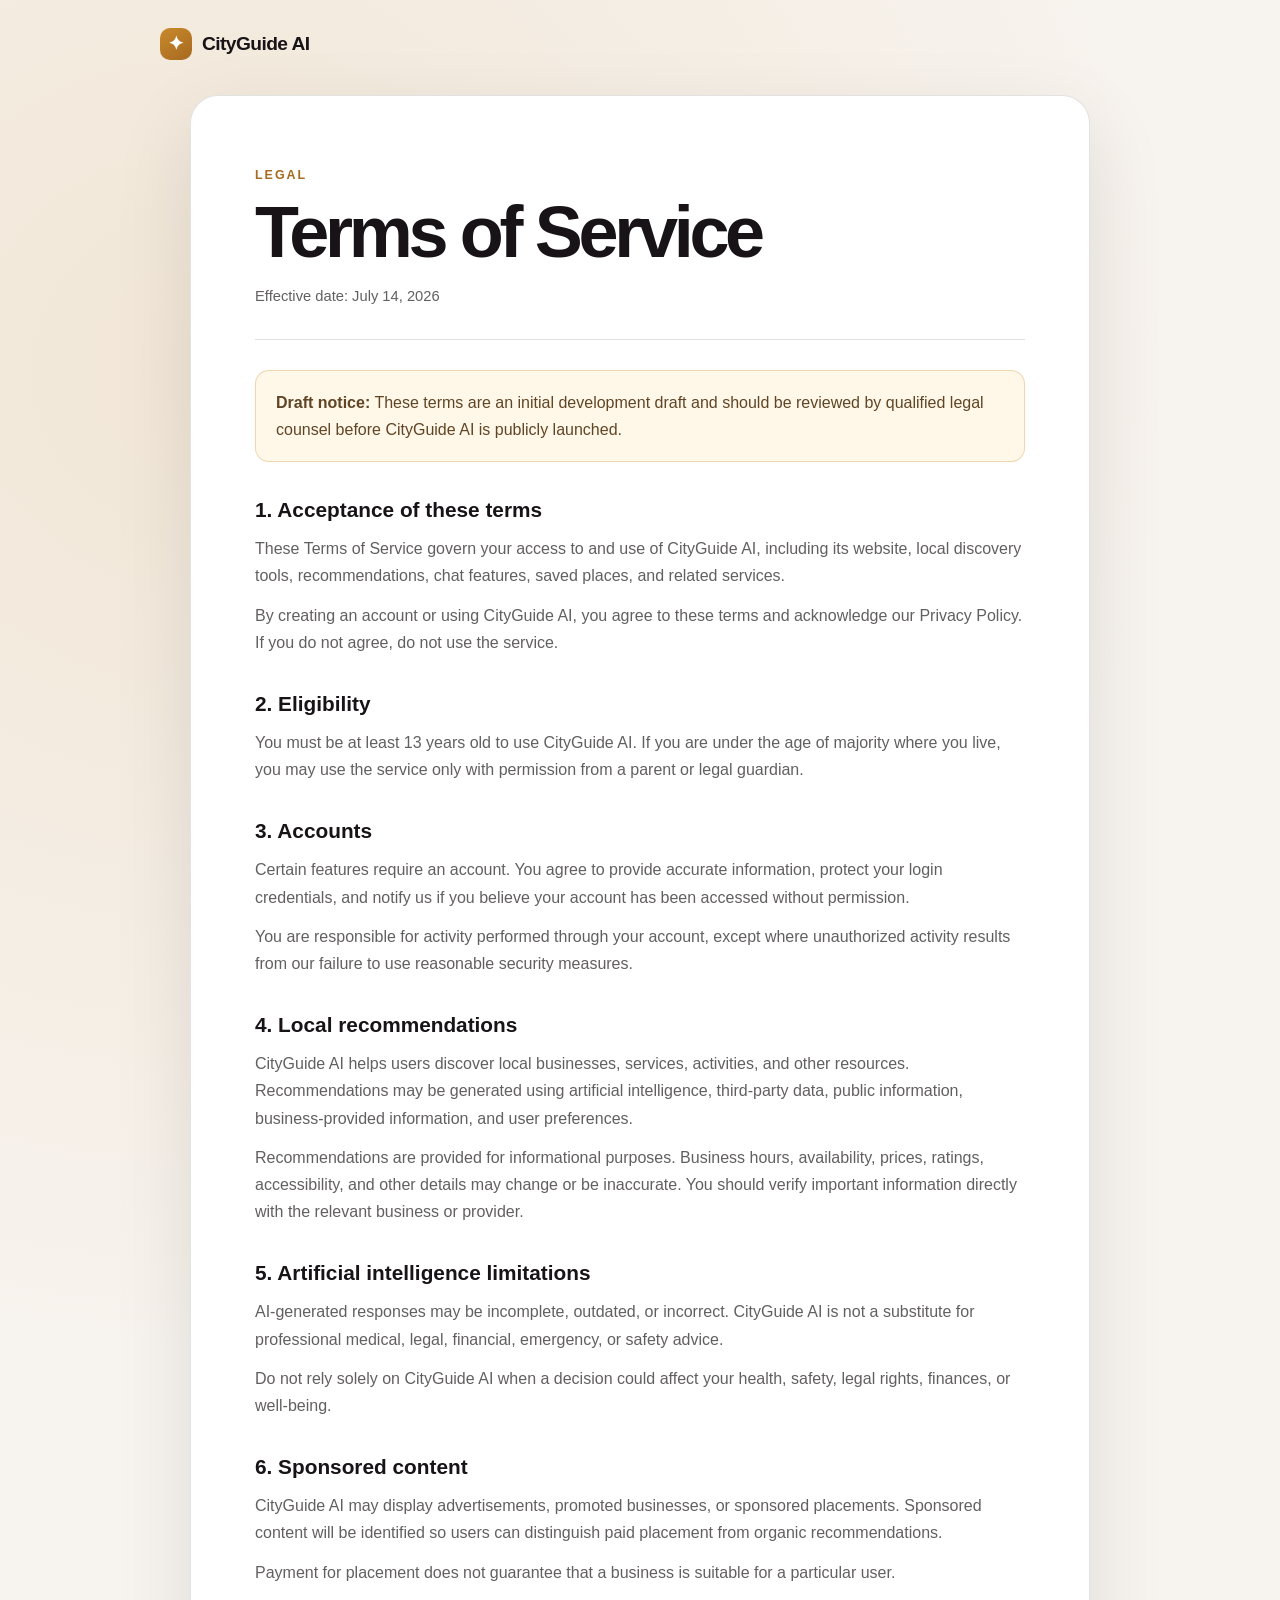
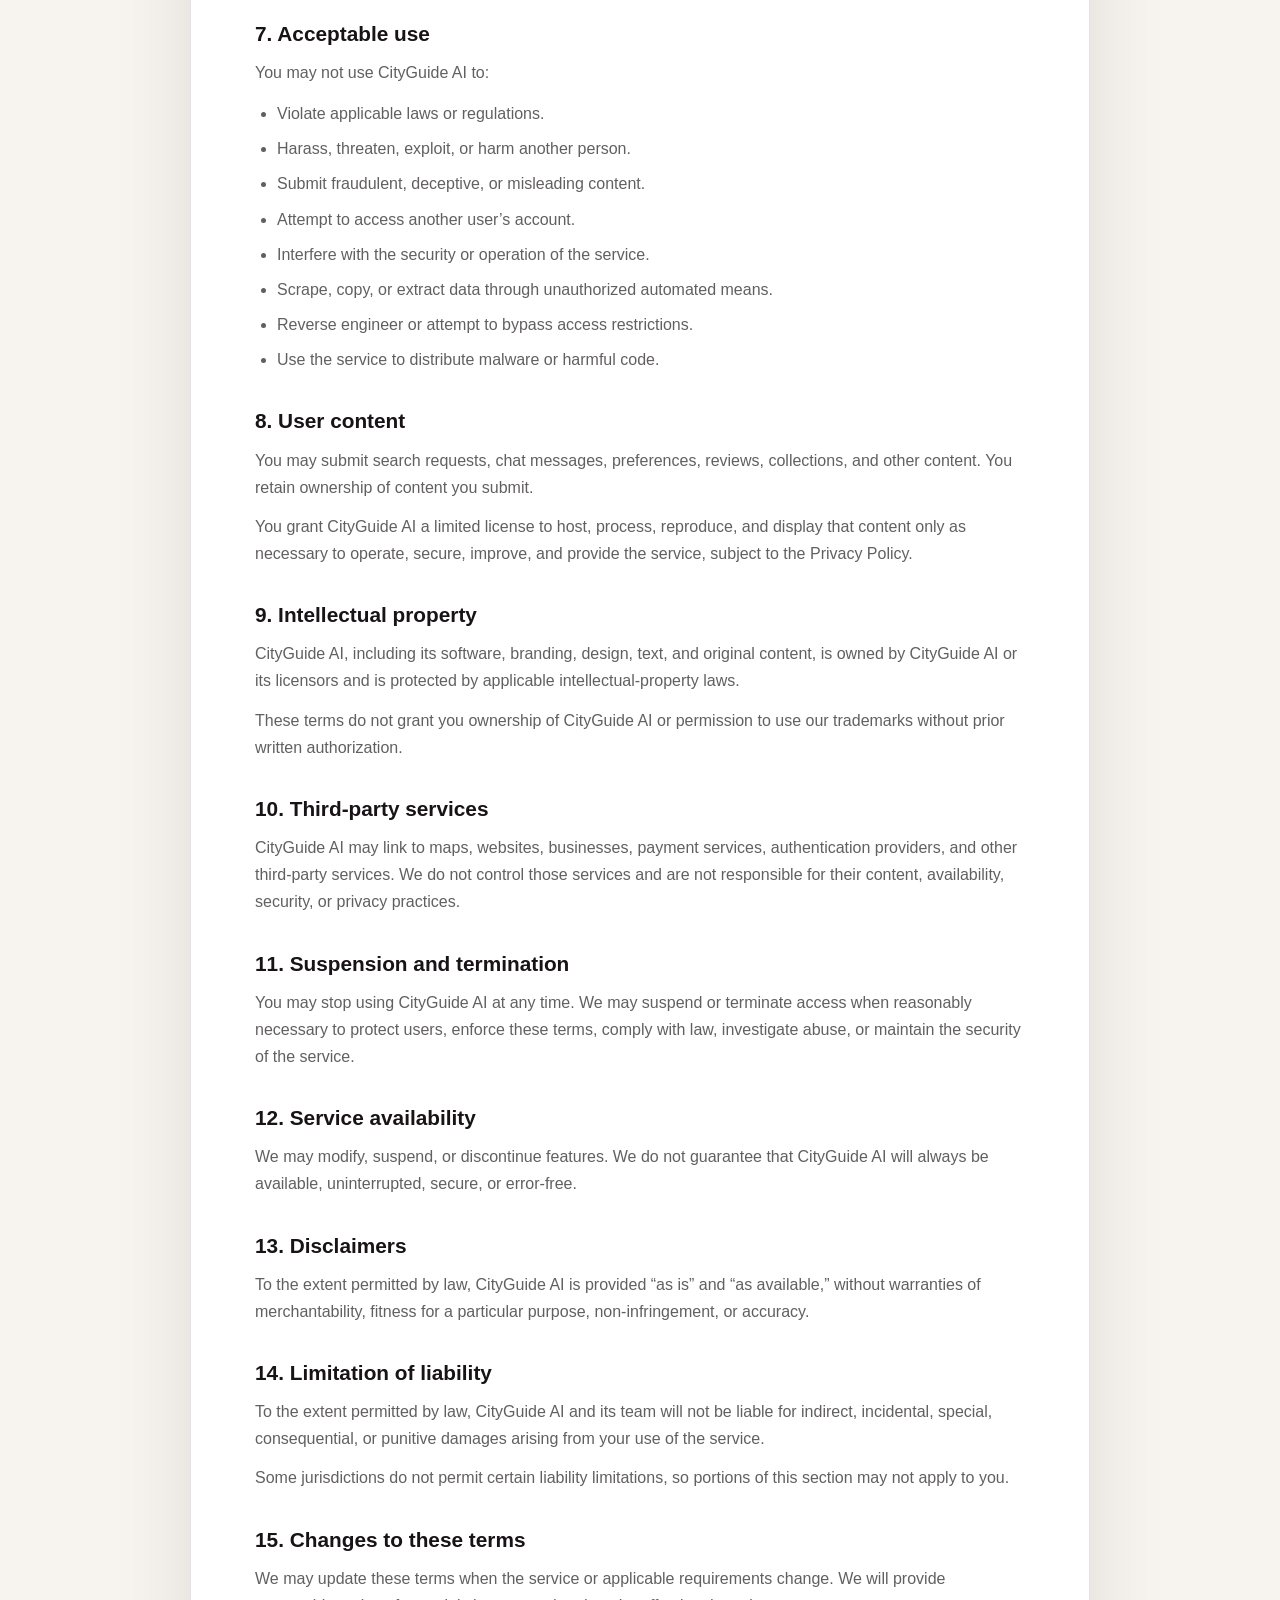
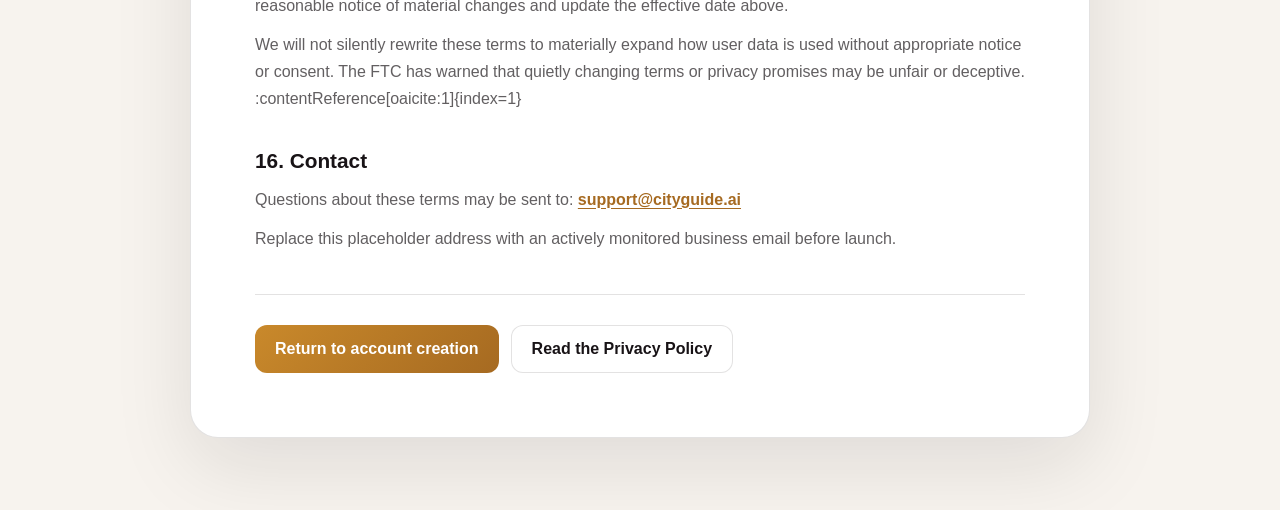
<file: terms.html>
<!DOCTYPE html>
<html lang="en">
<head>
  <meta charset="UTF-8" />
  <meta name="viewport" content="width=device-width, initial-scale=1.0" />

  <meta
    name="description"
    content="Terms of Service for CityGuide AI."
  />

  <title>Terms of Service — CityGuide AI</title>

  <link rel="stylesheet" href="src/css/legal.css" />
</head>

<body>
  <header class="legal-header">
    <a
      href="index.html"
      class="legal-logo"
      aria-label="Return to the CityGuide AI homepage"
    >
      <span class="legal-logo-mark" aria-hidden="true">✦</span>
      <span>CityGuide AI</span>
    </a>
  </header>

  <main class="legal-main">
    <article class="legal-document">
      <div class="legal-heading">
        <span class="legal-kicker">Legal</span>
        <h1>Terms of Service</h1>
        <p class="legal-effective-date">
          Effective date: July 14, 2026
        </p>
      </div>

      <div class="legal-notice">
        <strong>Draft notice:</strong>
        These terms are an initial development draft and should be reviewed
        by qualified legal counsel before CityGuide AI is publicly launched.
      </div>

      <section>
        <h2>1. Acceptance of these terms</h2>
        <p>
          These Terms of Service govern your access to and use of CityGuide AI,
          including its website, local discovery tools, recommendations, chat
          features, saved places, and related services.
        </p>
        <p>
          By creating an account or using CityGuide AI, you agree to these
          terms and acknowledge our Privacy Policy. If you do not agree, do
          not use the service.
        </p>
      </section>

      <section>
        <h2>2. Eligibility</h2>
        <p>
          You must be at least 13 years old to use CityGuide AI. If you are
          under the age of majority where you live, you may use the service
          only with permission from a parent or legal guardian.
        </p>
      </section>

      <section>
        <h2>3. Accounts</h2>
        <p>
          Certain features require an account. You agree to provide accurate
          information, protect your login credentials, and notify us if you
          believe your account has been accessed without permission.
        </p>
        <p>
          You are responsible for activity performed through your account,
          except where unauthorized activity results from our failure to use
          reasonable security measures.
        </p>
      </section>

      <section>
        <h2>4. Local recommendations</h2>
        <p>
          CityGuide AI helps users discover local businesses, services,
          activities, and other resources. Recommendations may be generated
          using artificial intelligence, third-party data, public information,
          business-provided information, and user preferences.
        </p>
        <p>
          Recommendations are provided for informational purposes. Business
          hours, availability, prices, ratings, accessibility, and other
          details may change or be inaccurate. You should verify important
          information directly with the relevant business or provider.
        </p>
      </section>

      <section>
        <h2>5. Artificial intelligence limitations</h2>
        <p>
          AI-generated responses may be incomplete, outdated, or incorrect.
          CityGuide AI is not a substitute for professional medical, legal,
          financial, emergency, or safety advice.
        </p>
        <p>
          Do not rely solely on CityGuide AI when a decision could affect your
          health, safety, legal rights, finances, or well-being.
        </p>
      </section>

      <section>
        <h2>6. Sponsored content</h2>
        <p>
          CityGuide AI may display advertisements, promoted businesses, or
          sponsored placements. Sponsored content will be identified so users
          can distinguish paid placement from organic recommendations.
        </p>
        <p>
          Payment for placement does not guarantee that a business is suitable
          for a particular user.
        </p>
      </section>

      <section>
        <h2>7. Acceptable use</h2>
        <p>You may not use CityGuide AI to:</p>

        <ul>
          <li>Violate applicable laws or regulations.</li>
          <li>Harass, threaten, exploit, or harm another person.</li>
          <li>Submit fraudulent, deceptive, or misleading content.</li>
          <li>Attempt to access another user’s account.</li>
          <li>Interfere with the security or operation of the service.</li>
          <li>Scrape, copy, or extract data through unauthorized automated means.</li>
          <li>Reverse engineer or attempt to bypass access restrictions.</li>
          <li>Use the service to distribute malware or harmful code.</li>
        </ul>
      </section>

      <section>
        <h2>8. User content</h2>
        <p>
          You may submit search requests, chat messages, preferences, reviews,
          collections, and other content. You retain ownership of content you
          submit.
        </p>
        <p>
          You grant CityGuide AI a limited license to host, process, reproduce,
          and display that content only as necessary to operate, secure,
          improve, and provide the service, subject to the Privacy Policy.
        </p>
      </section>

      <section>
        <h2>9. Intellectual property</h2>
        <p>
          CityGuide AI, including its software, branding, design, text, and
          original content, is owned by CityGuide AI or its licensors and is
          protected by applicable intellectual-property laws.
        </p>
        <p>
          These terms do not grant you ownership of CityGuide AI or permission
          to use our trademarks without prior written authorization.
        </p>
      </section>

      <section>
        <h2>10. Third-party services</h2>
        <p>
          CityGuide AI may link to maps, websites, businesses, payment
          services, authentication providers, and other third-party services.
          We do not control those services and are not responsible for their
          content, availability, security, or privacy practices.
        </p>
      </section>

      <section>
        <h2>11. Suspension and termination</h2>
        <p>
          You may stop using CityGuide AI at any time. We may suspend or
          terminate access when reasonably necessary to protect users, enforce
          these terms, comply with law, investigate abuse, or maintain the
          security of the service.
        </p>
      </section>

      <section>
        <h2>12. Service availability</h2>
        <p>
          We may modify, suspend, or discontinue features. We do not guarantee
          that CityGuide AI will always be available, uninterrupted, secure,
          or error-free.
        </p>
      </section>

      <section>
        <h2>13. Disclaimers</h2>
        <p>
          To the extent permitted by law, CityGuide AI is provided “as is” and
          “as available,” without warranties of merchantability, fitness for a
          particular purpose, non-infringement, or accuracy.
        </p>
      </section>

      <section>
        <h2>14. Limitation of liability</h2>
        <p>
          To the extent permitted by law, CityGuide AI and its team will not
          be liable for indirect, incidental, special, consequential, or
          punitive damages arising from your use of the service.
        </p>
        <p>
          Some jurisdictions do not permit certain liability limitations, so
          portions of this section may not apply to you.
        </p>
      </section>

      <section>
        <h2>15. Changes to these terms</h2>
        <p>
          We may update these terms when the service or applicable requirements
          change. We will provide reasonable notice of material changes and
          update the effective date above.
        </p>
        <p>
          We will not silently rewrite these terms to materially expand how
          user data is used without appropriate notice or consent. The FTC has
          warned that quietly changing terms or privacy promises may be unfair
          or deceptive. :contentReference[oaicite:1]{index=1}
        </p>
      </section>

      <section>
        <h2>16. Contact</h2>
        <p>
          Questions about these terms may be sent to:
          <a href="mailto:support@cityguide.ai">support@cityguide.ai</a>
        </p>
        <p>
          Replace this placeholder address with an actively monitored business
          email before launch.
        </p>
      </section>

      <div class="legal-actions">
        <a href="signup.html" class="legal-primary-link">
          Return to account creation
        </a>

        <a href="privacy.html" class="legal-secondary-link">
          Read the Privacy Policy
        </a>
      </div>
    </article>
  </main>
</body>
</html>
</file>
<file: src/css/auth.css>
*,
*::before,
*::after {
  box-sizing: border-box;
  margin: 0;
  padding: 0;
}

:root {
  --auth-bg: #f7f3ee;
  --auth-surface: rgba(255, 255, 255, 0.9);
  --auth-surface-strong: #ffffff;

  --auth-text: #181316;
  --auth-text-muted: rgba(24, 19, 22, 0.62);
  --auth-border: rgba(24, 19, 22, 0.12);

  --auth-gold: #c9892b;
  --auth-gold-dark: #a66a21;
  --auth-gold-soft: #f4eadc;

  --auth-danger: #b83f3f;

  --auth-radius-lg: 30px;
  --auth-radius-md: 18px;
  --auth-radius-sm: 12px;

  --auth-shadow:
    0 30px 90px rgba(24, 19, 22, 0.14),
    0 2px 8px rgba(24, 19, 22, 0.05);

  --auth-transition: 180ms ease;
}

html {
  min-width: 320px;
  background: var(--auth-bg);
}

body {
  min-height: 100vh;
  font-family:
    Inter,
    -apple-system,
    BlinkMacSystemFont,
    "Segoe UI",
    Roboto,
    Helvetica,
    Arial,
    sans-serif;
  color: var(--auth-text);
  background:
    radial-gradient(
      circle at 15% 15%,
      rgba(201, 137, 43, 0.14),
      transparent 28%
    ),
    radial-gradient(
      circle at 88% 80%,
      rgba(99, 57, 76, 0.09),
      transparent 30%
    ),
    var(--auth-bg);
  line-height: 1.5;
  -webkit-font-smoothing: antialiased;
}

button,
input {
  font: inherit;
}

button {
  border: 0;
}

a {
  color: inherit;
  text-decoration: none;
}

svg {
  display: block;
}

.auth-page {
  position: relative;
  overflow-x: hidden;
}

.auth-page::before {
  content: "";
  position: fixed;
  inset: 0;
  pointer-events: none;
  background-image:
    linear-gradient(rgba(24, 19, 22, 0.025) 1px, transparent 1px),
    linear-gradient(90deg, rgba(24, 19, 22, 0.025) 1px, transparent 1px);
  background-size: 32px 32px;
  mask-image: linear-gradient(to bottom, rgba(0, 0, 0, 0.65), transparent 85%);
}

.auth-header {
  position: absolute;
  top: 28px;
  left: 36px;
  z-index: 10;
}

.auth-logo {
  display: inline-flex;
  align-items: center;
  gap: 10px;
  color: var(--auth-text);
  font-size: 1.25rem;
  font-weight: 800;
  letter-spacing: -0.03em;
}

.auth-logo-mark {
  display: grid;
  place-items: center;
  width: 32px;
  height: 32px;
  color: white;
  background: linear-gradient(
    145deg,
    var(--auth-gold),
    var(--auth-gold-dark)
  );
  border-radius: 10px;
  box-shadow: 0 10px 24px rgba(201, 137, 43, 0.28);
}

.auth-logo:hover {
  opacity: 0.82;
}

.auth-main {
  min-height: 100vh;
  display: grid;
  place-items: center;
  padding: 96px 32px 40px;
}

.auth-shell {
  width: min(1180px, 100%);
  min-height: 720px;
  display: grid;
  grid-template-columns: minmax(0, 1.05fr) minmax(420px, 0.95fr);
  overflow: hidden;
  background: var(--auth-surface);
  border: 1px solid rgba(255, 255, 255, 0.68);
  border-radius: var(--auth-radius-lg);
  box-shadow: var(--auth-shadow);
  backdrop-filter: blur(22px);
}

.auth-visual {
  position: relative;
  min-height: 720px;
  display: flex;
  align-items: flex-end;
  overflow: hidden;
  color: white;
  background:
    linear-gradient(
      180deg,
      rgba(22, 10, 18, 0.08),
      rgba(22, 10, 18, 0.78)
    ),
    url("../images/hero_img.jpg");
  background-size: cover;
  background-position: center;
}

.auth-visual::before {
  content: "";
  position: absolute;
  inset: 0;
  background:
    radial-gradient(
      circle at 42% 28%,
      rgba(255, 216, 165, 0.22),
      transparent 34%
    ),
    linear-gradient(
      135deg,
      rgba(66, 24, 54, 0.14),
      rgba(11, 11, 11, 0.28)
    );
}

.auth-visual-overlay {
  position: absolute;
  inset: 0;
  background:
    linear-gradient(
      to top,
      rgba(15, 11, 13, 0.88) 0%,
      rgba(15, 11, 13, 0.35) 48%,
      rgba(15, 11, 13, 0.05) 100%
    );
}

.auth-visual-content {
  position: relative;
  z-index: 2;
  max-width: 610px;
  padding: 54px;
}

.auth-eyebrow,
.auth-kicker {
  display: inline-block;
  font-size: 0.78rem;
  font-weight: 800;
  letter-spacing: 0.16em;
  text-transform: uppercase;
}

.auth-eyebrow {
  margin-bottom: 18px;
  color: rgba(255, 255, 255, 0.72);
}

.auth-visual-content h2 {
  max-width: 560px;
  margin-bottom: 20px;
  font-size: clamp(2.6rem, 4vw, 4.7rem);
  line-height: 1.02;
  font-weight: 500;
  letter-spacing: -0.06em;
}

.auth-visual-content > p {
  max-width: 530px;
  color: rgba(255, 255, 255, 0.72);
  font-size: 1.05rem;
}

.auth-visual-prompt {
  display: flex;
  align-items: flex-start;
  gap: 14px;
  margin-top: 32px;
  padding: 18px 20px;
  color: rgba(255, 255, 255, 0.92);
  background: rgba(255, 255, 255, 0.1);
  border: 1px solid rgba(255, 255, 255, 0.16);
  border-radius: var(--auth-radius-md);
  backdrop-filter: blur(16px);
}

.auth-visual-icon {
  flex: 0 0 auto;
  color: #f0bc67;
  font-size: 1.15rem;
}

.auth-visual-prompt p {
  font-size: 0.95rem;
}

.auth-panel {
  display: grid;
  place-items: center;
  padding: 56px;
  background:
    radial-gradient(
      circle at 88% 8%,
      rgba(201, 137, 43, 0.1),
      transparent 25%
    ),
    rgba(255, 255, 255, 0.95);
}

.auth-panel-content {
  width: min(100%, 430px);
}

.auth-heading {
  margin-bottom: 30px;
}

.auth-kicker {
  margin-bottom: 12px;
  color: var(--auth-gold-dark);
}

.auth-heading h1 {
  margin-bottom: 14px;
  font-size: clamp(2.15rem, 4vw, 3.3rem);
  line-height: 1.05;
  font-weight: 650;
  letter-spacing: -0.055em;
}

.auth-heading p {
  color: var(--auth-text-muted);
  font-size: 0.98rem;
}

.auth-provider-button,
.auth-submit-button {
  width: 100%;
  min-height: 54px;
  display: inline-flex;
  align-items: center;
  justify-content: center;
  gap: 12px;
  border-radius: var(--auth-radius-sm);
  cursor: pointer;
  transition:
    transform var(--auth-transition),
    box-shadow var(--auth-transition),
    border-color var(--auth-transition),
    background var(--auth-transition);
}

.auth-provider-button {
  color: var(--auth-text);
  background: var(--auth-surface-strong);
  border: 1px solid var(--auth-border);
  font-weight: 700;
  box-shadow: 0 8px 24px rgba(24, 19, 22, 0.05);
}

.auth-provider-button:hover {
  transform: translateY(-1px);
  border-color: rgba(24, 19, 22, 0.22);
  box-shadow: 0 14px 30px rgba(24, 19, 22, 0.09);
}

.google-icon {
  width: 20px;
  height: 20px;
}

.google-icon svg {
  width: 100%;
  height: 100%;
}

.auth-divider {
  display: grid;
  grid-template-columns: 1fr auto 1fr;
  align-items: center;
  gap: 14px;
  margin: 24px 0;
  color: rgba(24, 19, 22, 0.62);
  font-size: 0.78rem;
}

.auth-divider span {
  height: 1px;
  background: var(--auth-border);
}

.auth-form {
  display: grid;
  gap: 20px;
}

.form-field {
  display: grid;
  gap: 8px;
}

.form-field label,
.field-label-row {
  font-size: 0.88rem;
  font-weight: 700;
}

.field-label-row {
  display: flex;
  align-items: center;
  justify-content: space-between;
  gap: 16px;
}

.forgot-password-link {
  color: var(--auth-gold-dark);
  font-size: 0.8rem;
  font-weight: 700;
}

.forgot-password-link:hover {
  text-decoration: underline;
}

.form-field input {
  width: 100%;
  height: 52px;
  padding: 0 15px;
  color: var(--auth-text);
  background: rgba(255, 255, 255, 0.88);
  border: 1px solid var(--auth-border);
  border-radius: var(--auth-radius-sm);
  outline: none;
  transition:
    border-color var(--auth-transition),
    box-shadow var(--auth-transition),
    background var(--auth-transition);
}

.form-field input::placeholder {
  color: rgba(24, 19, 22, 0.38);
}

.form-field input:hover {
  border-color: rgba(24, 19, 22, 0.2);
}

.form-field input:focus {
  background: white;
  border-color: var(--auth-gold);
  box-shadow: 0 0 0 4px rgba(201, 137, 43, 0.14);
}

.form-field input.is-invalid,
.form-field input[aria-invalid="true"] {
  border-color: var(--auth-danger);
  box-shadow: 0 0 0 4px rgba(184, 63, 63, 0.1);
}

.form-field input.is-invalid:focus,
.form-field input[aria-invalid="true"]:focus {
  border-color: var(--auth-danger);
  box-shadow: 0 0 0 4px rgba(184, 63, 63, 0.14);
}

.auth-submit-button:disabled,
.auth-provider-button:disabled {
  cursor: not-allowed;
  opacity: 0.68;
  transform: none;
  box-shadow: none;
}

.field-hint {
  color: rgba(24, 19, 22, 0.68);
  font-size: 0.76rem;
  line-height: 1.45;
}

.terms-option {
  align-items: flex-start;
  line-height: 1.5;
}

.terms-option input {
  flex: 0 0 auto;
  margin-top: 3px;
}

.terms-option a {
  color: var(--auth-gold-dark);
  font-weight: 700;
}

.terms-option a:hover {
  text-decoration: underline;
}

.password-field {
  position: relative;
}

.password-field input {
  padding-right: 52px;
}

.password-toggle {
  position: absolute;
  top: 50%;
  right: 8px;
  width: 38px;
  height: 38px;
  display: grid;
  place-items: center;
  color: rgba(24, 19, 22, 0.55);
  background: transparent;
  border-radius: 10px;
  cursor: pointer;
  transform: translateY(-50%);
}

.password-toggle:hover {
  color: var(--auth-text);
  background: rgba(24, 19, 22, 0.05);
}

.password-icon {
  width: 20px;
  height: 20px;
  fill: none;
  stroke: currentcolor;
  stroke-width: 1.8;
  stroke-linecap: round;
  stroke-linejoin: round;
}

.auth-form-options {
  display: flex;
  align-items: center;
  justify-content: space-between;
}

.remember-option {
  display: inline-flex;
  align-items: center;
  gap: 9px;
  color: var(--auth-text-muted);
  font-size: 0.86rem;
  cursor: pointer;
}

.remember-option input {
  width: 16px;
  height: 16px;
  accent-color: var(--auth-gold-dark);
}

.field-error {
  min-height: 18px;
  color: var(--auth-danger);
  font-size: 0.78rem;
}

.form-message {
  padding: 12px 14px;
  color: var(--auth-danger);
  background: rgba(184, 63, 63, 0.08);
  border: 1px solid rgba(184, 63, 63, 0.16);
  border-radius: var(--auth-radius-sm);
  font-size: 0.86rem;
}

.auth-submit-button {
  margin-top: 2px;
  color: white;
  background: linear-gradient(
    135deg,
    var(--auth-gold),
    var(--auth-gold-dark)
  );
  font-weight: 800;
  box-shadow: 0 16px 30px rgba(166, 106, 33, 0.24);
}

.auth-submit-button:hover {
  transform: translateY(-1px);
  box-shadow: 0 20px 38px rgba(166, 106, 33, 0.31);
}

.auth-submit-button:active,
.auth-provider-button:active {
  transform: translateY(0);
}

.auth-switch {
  margin-top: 26px;
  color: var(--auth-text-muted);
  text-align: center;
  font-size: 0.9rem;
}

.auth-switch a {
  color: var(--auth-gold-dark);
  font-weight: 800;
}

.auth-switch a:hover {
  text-decoration: underline;
}

.auth-legal {
  margin-top: 22px;
  color: rgba(24, 19, 22, 0.62);
  text-align: center;
  font-size: 0.73rem;
}

.auth-legal a {
  color: rgba(24, 19, 22, 0.78);
  text-decoration: underline;
  text-underline-offset: 2px;
}

button:focus-visible,
a:focus-visible,
input:focus-visible {
  outline: 3px solid rgba(201, 137, 43, 0.38);
  outline-offset: 3px;
}

@media (max-width: 980px) {
  .auth-shell {
    width: min(720px, 100%);
    grid-template-columns: 1fr;
  }

  .auth-visual {
    min-height: 380px;
  }

  .auth-visual-content {
    padding: 40px;
  }

  .auth-visual-content h2 {
    max-width: 600px;
    font-size: clamp(2.4rem, 8vw, 4.2rem);
  }

  .auth-panel {
    padding: 48px 40px;
  }
}

@media (max-width: 640px) {
  .auth-header {
    top: 18px;
    left: 20px;
  }

  .auth-logo {
    font-size: 1.08rem;
  }

  .auth-logo-mark {
    width: 29px;
    height: 29px;
  }

  .auth-main {
    align-items: start;
    padding: 78px 14px 18px;
  }

  .auth-shell {
    min-height: auto;
    border-radius: 24px;
  }

  .auth-visual {
    min-height: 300px;
  }

  .auth-visual-content {
    padding: 28px 24px;
  }

  .auth-visual-content h2 {
    margin-bottom: 14px;
    font-size: 2.35rem;
  }

  .auth-visual-content > p {
    font-size: 0.92rem;
  }

  .auth-visual-prompt {
    margin-top: 22px;
    padding: 14px 16px;
  }

  .auth-panel {
    padding: 36px 22px 30px;
  }

  .auth-heading h1 {
    font-size: 2.25rem;
  }
}

@media (max-width: 420px) {
  .auth-visual-content h2 {
    font-size: 2rem;
  }

  .auth-panel {
    padding-inline: 18px;
  }

  .field-label-row {
    align-items: flex-start;
  }
}

@media (prefers-reduced-motion: reduce) {
  *,
  *::before,
  *::after {
    scroll-behavior: auto !important;
    transition-duration: 0.01ms !important;
  }
}
</file>
<file: src/css/legal.css>
*,
*::before,
*::after {
  box-sizing: border-box;
  margin: 0;
  padding: 0;
}

:root {
  --legal-bg: #f7f3ee;
  --legal-surface: #ffffff;
  --legal-text: #181316;
  --legal-muted: rgba(24, 19, 22, 0.68);
  --legal-border: rgba(24, 19, 22, 0.12);
  --legal-gold: #c9892b;
  --legal-gold-dark: #a66a21;
  --legal-notice-bg: #fff8e9;
}

html {
  min-width: 320px;
}

body {
  min-height: 100vh;
  color: var(--legal-text);
  background:
    radial-gradient(
      circle at 15% 10%,
      rgba(201, 137, 43, 0.12),
      transparent 28%
    ),
    var(--legal-bg);
  font-family:
    Inter,
    -apple-system,
    BlinkMacSystemFont,
    "Segoe UI",
    Roboto,
    Helvetica,
    Arial,
    sans-serif;
  line-height: 1.7;
  -webkit-font-smoothing: antialiased;
}

a {
  color: inherit;
  text-decoration: none;
}

.legal-header {
  width: min(960px, calc(100% - 40px));
  margin: 0 auto;
  padding: 28px 0 10px;
}

.legal-logo {
  display: inline-flex;
  align-items: center;
  gap: 10px;
  font-size: 1.2rem;
  font-weight: 800;
  letter-spacing: -0.03em;
}

.legal-logo-mark {
  display: grid;
  width: 32px;
  height: 32px;
  place-items: center;
  color: white;
  background: linear-gradient(
    145deg,
    var(--legal-gold),
    var(--legal-gold-dark)
  );
  border-radius: 10px;
}

.legal-main {
  padding: 24px 20px 72px;
}

.legal-document {
  width: min(900px, 100%);
  margin: 0 auto;
  padding: clamp(28px, 6vw, 64px);
  background: var(--legal-surface);
  border: 1px solid var(--legal-border);
  border-radius: 28px;
  box-shadow: 0 28px 80px rgba(24, 19, 22, 0.1);
}

.legal-heading {
  padding-bottom: 30px;
  border-bottom: 1px solid var(--legal-border);
}

.legal-kicker {
  display: inline-block;
  margin-bottom: 10px;
  color: var(--legal-gold-dark);
  font-size: 0.78rem;
  font-weight: 800;
  letter-spacing: 0.16em;
  text-transform: uppercase;
}

.legal-heading h1 {
  font-size: clamp(2.5rem, 7vw, 4.5rem);
  line-height: 1;
  letter-spacing: -0.06em;
}

.legal-effective-date {
  margin-top: 16px;
  color: var(--legal-muted);
  font-size: 0.92rem;
}

.legal-notice {
  margin: 30px 0;
  padding: 18px 20px;
  color: rgba(79, 49, 15, 0.9);
  background: var(--legal-notice-bg);
  border: 1px solid rgba(201, 137, 43, 0.3);
  border-radius: 14px;
}

.legal-document section {
  margin-top: 34px;
}

.legal-document h2 {
  margin-bottom: 12px;
  font-size: 1.3rem;
  line-height: 1.3;
}

.legal-document p {
  color: var(--legal-muted);
}

.legal-document p + p {
  margin-top: 12px;
}

.legal-document ul {
  margin: 14px 0 0 22px;
  color: var(--legal-muted);
}

.legal-document li + li {
  margin-top: 8px;
}

.legal-document section a {
  color: var(--legal-gold-dark);
  font-weight: 700;
  text-decoration: underline;
  text-underline-offset: 3px;
}

.legal-actions {
  display: flex;
  flex-wrap: wrap;
  gap: 12px;
  margin-top: 42px;
  padding-top: 30px;
  border-top: 1px solid var(--legal-border);
}

.legal-primary-link,
.legal-secondary-link {
  display: inline-flex;
  min-height: 48px;
  align-items: center;
  justify-content: center;
  padding: 0 20px;
  border-radius: 12px;
  font-weight: 800;
}

.legal-primary-link {
  color: white;
  background: linear-gradient(
    135deg,
    var(--legal-gold),
    var(--legal-gold-dark)
  );
}

.legal-secondary-link {
  border: 1px solid var(--legal-border);
  background: white;
}

a:focus-visible {
  outline: 3px solid rgba(201, 137, 43, 0.38);
  outline-offset: 3px;
}

@media (max-width: 600px) {
  .legal-header {
    width: min(100% - 28px, 960px);
    padding-top: 18px;
  }

  .legal-main {
    padding: 14px 14px 40px;
  }

  .legal-document {
    padding: 26px 20px;
    border-radius: 22px;
  }

  .legal-actions {
    flex-direction: column;
  }

  .legal-primary-link,
  .legal-secondary-link {
    width: 100%;
  }
}
</file>
